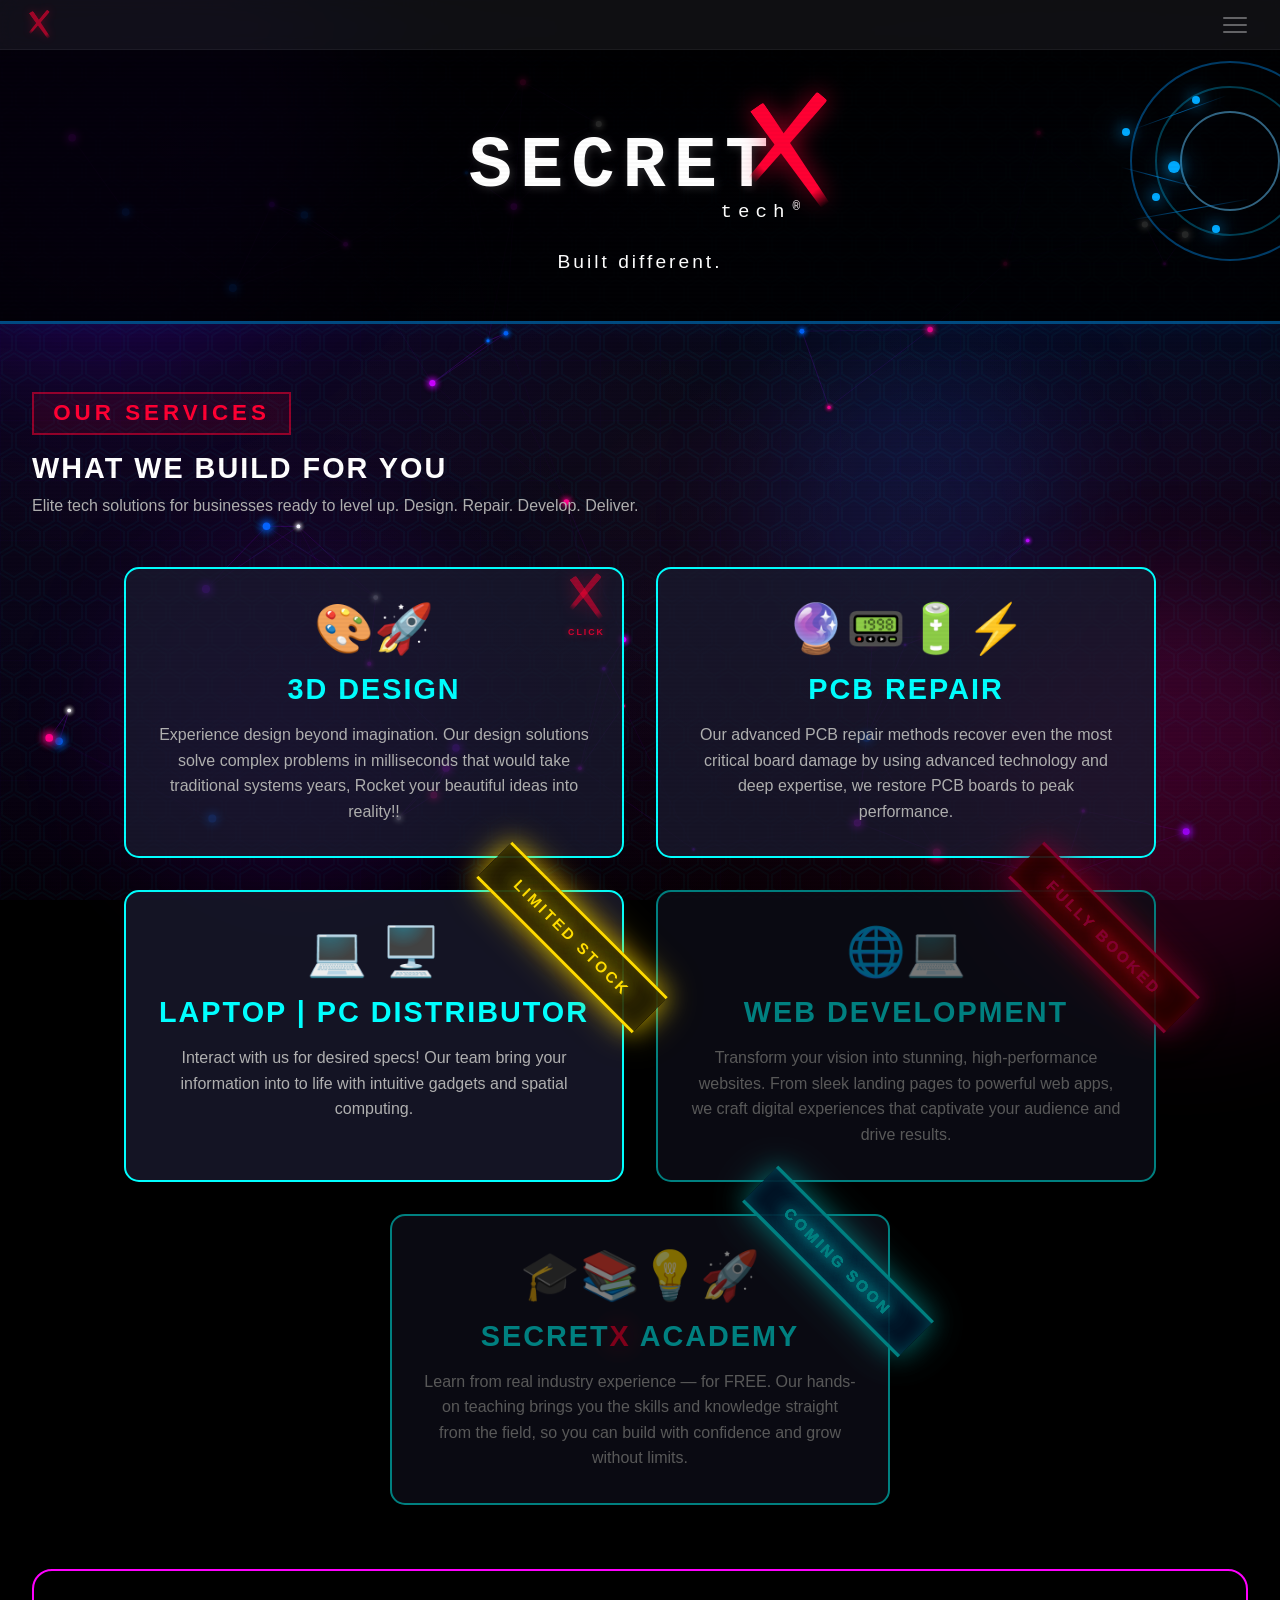
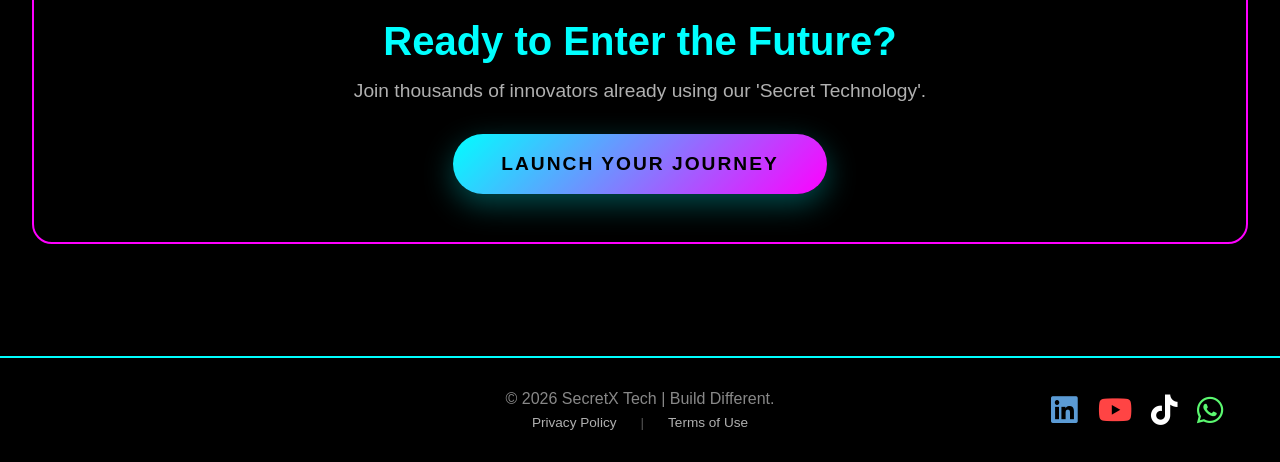
<file: index.html>
<!DOCTYPE html>
<html lang="en">

<head>
    <meta charset="UTF-8">
    <meta name="viewport" content="width=device-width, initial-scale=1.0">
    <title>SecretX Tech - Future Technology</title>
    <link rel="icon" type="image/svg+xml" href="./static/images/favicon.svg">
    <link rel="shortcut icon" href="./static/images/favicon.svg" type="image/svg+xml">
    <link rel="apple-touch-icon" href="./static/images/favicon.svg">
    <link rel="stylesheet" href="./static/css/style.css">
    <link rel="stylesheet" href="https://cdnjs.cloudflare.com/ajax/libs/font-awesome/6.5.1/css/all.min.css">
</head>

<body>
    <div id="ai-background"></div>
    <canvas id="neural-canvas"></canvas>
    <div class="grid-overlay"></div>
    <div class="hex-pattern"></div>
    <div class="floating-particles" id="particles"></div>
    <div class="glow-orb glow-orb-1"></div>
    <div class="glow-orb glow-orb-2"></div>
    <div class="glow-orb glow-orb-3"></div>
    <div class="glow-orb glow-orb-4"></div>
    <div class="scanline"></div>

    <!-- Tech Ring Effect -->
    <div class="tech-ring" id="techRing">
        <div class="tech-ring-inner"></div>
        <div class="tech-ring-outer"></div>
        <div class="tech-ring-breath"></div>
        <div class="tech-ring-breath-2"></div>
    </div>

    <!-- Top Navigation -->
    <nav class="top-nav">
        <a href="./" class="nav-logo"></a>
        <div class="menu-icon" id="menuToggle">
            <span></span>
            <span></span>
            <span></span>
        </div>
    </nav>

    <!-- Side Menu -->
    <div class="side-menu" id="sideMenu">
        <div class="menu-corner-accent menu-corner-tl"></div>
        <div class="menu-corner-accent menu-corner-tr"></div>
        <div class="menu-corner-accent menu-corner-bl"></div>
        <div class="menu-corner-accent menu-corner-br"></div>
        <div class="menu-scan-line"></div>
        <div class="menu-header">
            <h3>MENU</h3>
            <button class="menu-close" id="menuClose">&times;</button>
        </div>
        <ul class="menu-list">
            <li><a href="./">Home</a></li>
            <li><a href="#services">Services</a></li>
            <li><a href="./contact.html">Contact Us</a></li>
            <li><a href="#about">About</a></li>
        </ul>
        <div class="menu-footer">
            <p>&copy; 2026 SecretX Tech</p>
            <p>Build Different.</p>
        </div>
    </div>
    <div class="menu-overlay" id="menuOverlay"></div>

    <header>
        <div class="ai-corner">
            <div class="ai-circle ai-circle-1"></div>
            <div class="ai-circle ai-circle-2"></div>
            <div class="ai-circle ai-circle-3"></div>
            <div class="ai-dot ai-dot-1"></div>
            <div class="ai-dot ai-dot-2"></div>
            <div class="ai-dot ai-dot-3"></div>
            <div class="ai-dot ai-dot-4"></div>
            <div class="ai-dot ai-dot-5"></div>
            <div class="ai-line ai-line-1"></div>
            <div class="ai-line ai-line-2"></div>
            <div class="ai-line ai-line-3"></div>
        </div>
        <h1>
            <div class="logo-wrapper">
                <div class="top-part">
                    <span class="letter">S</span><span class="letter">E</span><span class="letter">C</span><span
                        class="letter">R</span><span class="letter">E</span><span class="letter">T</span><span
                        class="red-x"><span></span></span>
                </div>
                <div class="tech-text">tech<span class="trademark">&reg;</span></div>
            </div>
        </h1>
        <p class="tagline">Built different.</p>
    </header>

    <div class="container">
        <div class="services-intro">
            <span class="services-label">OUR SERVICES</span>
            <h2 class="services-title">What We Build For You</h2>
            <p class="services-caption">Elite tech solutions for businesses ready to level up. Design. Repair. Develop.
                Deliver.</p>
        </div>
        <div class="grid" id="services">
            <div class="card" data-video="https://youtu.be/gkI9zUfixck" data-status="">
                <div class="card-status-overlay"></div>
                <div class="click-me-hint" id="clickMeHint">
                    <div class="hint-x">
                        <span class="hint-slash-line"></span>
                    </div>
                    <span class="hint-text">Click</span>
                </div>
                <div class="card-icon">🎨🚀</div>
                <h2>3D DESIGN </h2>
                <p>Experience design beyond imagination. Our design solutions solve complex problems in milliseconds
                    that would take traditional systems years, Rocket your beautiful ideas into reality!!</p>
            </div>

            <div class="card"
                data-video="https://drive.google.com/file/d/1Ow4Uk0Ontk2bC7GZp95fS2eUnucuraTD/view?usp=drive_link"
                data-status="">
                <div class="card-status-overlay"></div>
                <div class="card-icon">🔮📟🔋⚡</div>
                <h2>PCB Repair</h2>
                <p>Our advanced PCB repair methods recover even the most critical board damage by using advanced
                    technology and deep expertise, we restore PCB boards to peak performance.</p>
            </div>

            <div class="card" data-video="YOUR_GOOGLE_DRIVE_VIDEO_ID_3" data-status="limited-stock">
                <div class="card-status-overlay"></div>
                <div class="card-icon"> 💻 🖥️</div>
                <h2>LAPTOP | PC DISTRIBUTOR</h2>
                <p>Interact with us for desired specs! Our team bring your information into to life with intuitive
                    gadgets and spatial computing.</p>
            </div>

            <div class="card" data-video="YOUR_GOOGLE_DRIVE_VIDEO_ID_4" data-status="fully-booked">
                <div class="card-status-overlay"></div>
                <div class="card-icon">🌐💻</div>
                <h2>Web Development</h2>
                <p>Transform your vision into stunning, high-performance websites. From sleek landing pages to powerful
                    web apps, we craft digital experiences that captivate your audience and drive results.</p>
            </div>

            <div class="card" data-video="YOUR_GOOGLE_DRIVE_VIDEO_ID_5" data-status="coming-soon">
                <div class="card-status-overlay"></div>
                <div class="card-icon">🎓📚💡🚀</div>
                <h2>SECRET<span class="academy-x">X</span> ACADEMY</h2>
                <p>Learn from real industry experience — for FREE. Our hands-on teaching brings you the skills and knowledge straight from the field, so you can build with confidence and grow without limits.</p>
            </div>
        </div>

        <div class="cta-section pulse">
            <h2 style="font-size: 2.5rem; margin-bottom: 1rem;">Ready to Enter the Future?</h2>
            <p style="font-size: 1.2rem; color: #b0b0b0;">Join thousands of innovators already using our 'Secret
                Technology'.</p>
            <a href="./contact.html" class="cta-button">Launch Your Journey</a>
        </div>
    </div>

    <style>
        .click-me-hint {
            position: absolute;
            top: 8px;
            right: 8px;
            width: 55px;
            height: 60px;
            pointer-events: none;
            z-index: 10;
            transition: opacity 0.5s ease, transform 0.5s ease;
        }
        .click-me-hint.hidden {
            opacity: 0;
            transform: scale(0.3);
            pointer-events: none;
        }
        /* X shape - same samurai sword style as logo but blue & transparent */
        .hint-x {
            position: relative;
            width: 100%;
            height: 42px;
            animation: hintXBlink 5s ease-in-out infinite;
            filter: drop-shadow(0 0 8px rgba(255, 0, 50, 0.5));
        }
        .hint-x::before {
            content: '';
            position: absolute;
            top: 50%;
            left: 50%;
            width: 50px;
            height: 8px;
            background: linear-gradient(90deg, rgba(255, 0, 50, 0.5) 0%, rgba(255, 0, 50, 0.5) 85%, transparent 100%);
            transform: translate(-50%, -50%) rotate(55deg);
            border-radius: 3px 3px 3px 1px;
            clip-path: polygon(0 0, 100% 20%, 100% 80%, 0 100%);
        }
        .hint-x::after {
            content: '';
            position: absolute;
            top: 35%;
            left: 47%;
            width: 45px;
            height: 7px;
            background: linear-gradient(90deg, transparent 0%, rgba(255, 0, 50, 0.5) 15%, rgba(255, 0, 50, 0.5) 100%);
            transform: translate(-50%, -50%) rotate(-50deg);
            border-radius: 1px 3px 3px 3px;
            clip-path: polygon(0 20%, 100% 0, 100% 100%, 0 80%);
        }
        .hint-slash-line {
            display: block;
            position: absolute;
            top: 50%;
            left: -15px;
            width: 80px;
            height: 1px;
            background: linear-gradient(90deg, transparent, rgba(255, 255, 255, 0.5), rgba(255, 0, 50, 0.6), rgba(255, 255, 255, 0.5), transparent);
            transform: rotate(-20deg);
            animation: hintSlashLine 8s ease-in-out infinite;
            opacity: 0;
        }
        .hint-text {
            position: absolute;
            bottom: 0;
            left: 50%;
            transform: translateX(-50%);
            font-size: 0.55rem;
            font-weight: 700;
            color: rgba(255, 0, 51, 0.8);
            text-transform: uppercase;
            letter-spacing: 2px;
            text-shadow: 0 0 6px rgba(255, 0, 51, 0.5);
            animation: hintTextBlink 1.2s ease-in-out infinite;
            white-space: nowrap;
        }
        @keyframes hintXBlink {
            0%, 50% {
                filter: drop-shadow(0 0 10px rgba(255, 0, 50, 0.6)) drop-shadow(0 0 20px rgba(255, 0, 50, 0.3));
                opacity: 1;
            }
            70%, 85% {
                filter: drop-shadow(0 0 4px rgba(255, 0, 50, 0.3));
                opacity: 0.4;
            }
            100% {
                filter: drop-shadow(0 0 10px rgba(255, 0, 50, 0.6)) drop-shadow(0 0 20px rgba(255, 0, 50, 0.3));
                opacity: 1;
            }
        }
        @keyframes hintSlashLine {
            0% { opacity: 0; transform: rotate(-20deg) translateX(-15px); }
            40% { opacity: 0.5; }
            60% { opacity: 0.5; }
            100% { opacity: 0; transform: rotate(-20deg) translateX(15px); }
        }
        @keyframes hintTextBlink {
            0%, 100% { opacity: 0.8; }
            50% { opacity: 0.2; }
        }
        .academy-x {
            color: #ff0033;
            display: inline-block;
            animation: xBlink 5s ease-in-out infinite;
            filter: drop-shadow(0 0 12px rgba(255, 0, 50, 0.6));
        }
        .footer-content {
            display: flex;
            align-items: center;
            justify-content: center;
            padding: 0 1.5rem;
            position: relative;
        }
        .footer-centre {
            text-align: center;
        }
        .footer-centre p {
            margin: 0;
        }
        .footer-links {
            display: flex;
            justify-content: center;
            gap: 1.5rem;
            margin-top: 0.4rem;
            font-size: 0.85rem;
        }
        .footer-socials {
            display: flex;
            align-items: center;
            gap: 1.2rem;
            font-size: 1.9rem;
            position: absolute;
            right: 1.5rem;
        }
        @media (max-width: 768px) {
            .footer-content {
                flex-direction: column;
                gap: 0.8rem;
                position: static;
            }
            .footer-socials {
                position: static;
                justify-content: center;
                font-size: 1.6rem;
                order: 3;
            }
            .footer-centre {
                order: 1;
            }
            .footer-links {
                order: 2;
            }
        }
    </style>
    <footer>
        <div class="footer-content">
            <div class="footer-centre">
                <p>&copy; 2026 SecretX Tech | Build Different.</p>
                <div class="footer-links">
                    <!-- Replace # with your Privacy Policy page URL e.g. ./privacy.html -->
                    <a href="#" style="color: #b0b0b0; text-decoration: none; transition: color 0.3s;">Privacy Policy</a>
                    <span style="color: #555;">|</span>
                    <!-- Replace # with your Terms of Use page URL e.g. ./terms.html -->
                    <a href="#" style="color: #b0b0b0; text-decoration: none; transition: color 0.3s;">Terms of Use</a>
                </div>
            </div>
            <div class="footer-socials">
                <a href="https://www.linkedin.com/company/secretx-tech" target="_blank" style="color: #5B9BD5; transition: opacity 0.3s;" aria-label="LinkedIn"><i class="fa-brands fa-linkedin"></i></a>
                <a href="https://www.youtube.com/@SecretXTech" target="_blank" style="color: #FF4444; transition: opacity 0.3s;" aria-label="YouTube"><i class="fa-brands fa-youtube"></i></a>
                <a href="https://www.tiktok.com/@secretxtech" target="_blank" style="color: #ffffff; transition: opacity 0.3s;" aria-label="TikTok"><i class="fa-brands fa-tiktok"></i></a>
                <!-- Replace # with your WhatsApp link e.g. https://wa.me/yourphonenumber -->
                <a href="#" target="_blank" style="color: #5BF870; transition: opacity 0.3s;" aria-label="WhatsApp"><i class="fa-brands fa-whatsapp"></i></a>
            </div>
        </div>
    </footer>

    <!-- 3D Pop-Out Modal -->
    <div class="modal-overlay" id="serviceModal">
        <div class="screen-breach">
            <div class="breach-ring breach-ring-1"></div>
            <div class="breach-ring breach-ring-2"></div>
            <div class="breach-ring breach-ring-3"></div>
            <div class="breach-flash"></div>
        </div>
        <div class="modal-container">
            <div class="modal-scan-line"></div>
            <div class="modal-data-stream"></div>
            <div class="modal-corner modal-corner-tl"></div>
            <div class="modal-corner modal-corner-tr"></div>
            <div class="modal-corner modal-corner-bl"></div>
            <div class="modal-corner modal-corner-br"></div>
            <div class="modal-status">
                <span class="modal-status-dot"></span>
                <span>Online</span>
            </div>
            <button class="modal-close" id="modalClose"></button>
            <div class="modal-icon" id="modalIcon"></div>
            <h2 class="modal-title" id="modalTitle"></h2>
            <p class="modal-description" id="modalDescription"></p>
            <div class="modal-buttons">
                <button class="modal-btn modal-btn-preview">Preview</button>
                <button class="modal-btn modal-btn-explore">Explore</button>
            </div>
        </div>
    </div>

    <!-- Video Player Modal -->
    <div class="video-modal-overlay" id="videoModal">
        <div class="video-modal-container">
            <button class="video-modal-close" id="videoModalClose"></button>
            <div class="video-wrapper">
                <iframe id="videoFrame" src="" frameborder="0" allow="autoplay; encrypted-media"></iframe>
            </div>
        </div>
    </div>

    <script>
        document.querySelectorAll('.card').forEach(function(card) {
            card.addEventListener('click', function() {
                var hint = document.getElementById('clickMeHint');
                if (hint) {
                    hint.classList.add('hidden');
                }
            });
        });
    </script>
    <script src="./static/js/main.js"></script>
</body>

</html>
</file>
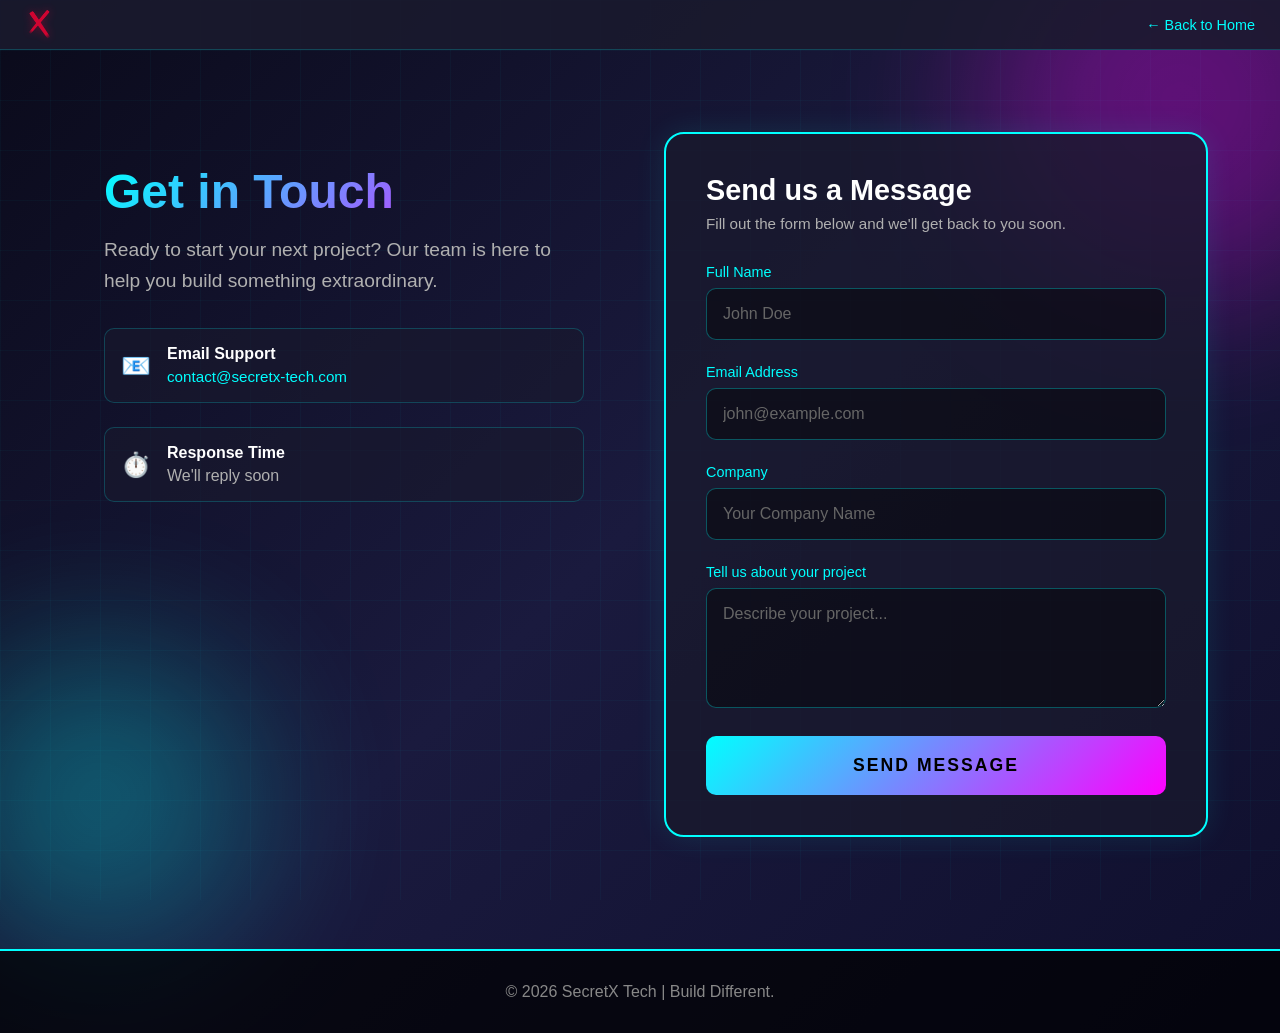
<file: contact.html>
<!DOCTYPE html>
<html lang="en">
<head>
    <meta charset="UTF-8">
    <meta name="viewport" content="width=device-width, initial-scale=1.0">
    <title>Get in Touch | SecretX Tech</title>
    <link rel="icon" type="image/svg+xml" href="./static/images/favicon.svg">
    <link rel="stylesheet" href="./static/css/contact.css">
    <style>
        /* This makes the Rocket look good when it appears */
        .success-overlay {
            text-align: center;
            padding: 40px 20px;
            animation: fadeIn 0.5s ease forwards;
        }
        .success-icon {
            font-size: 60px;
            margin-bottom: 20px;
            display: block;
            filter: drop-shadow(0 0 15px rgba(0, 255, 255, 0.5));
        }
        @keyframes fadeIn {
            from { opacity: 0; transform: translateY(20px); }
            to { opacity: 1; transform: translateY(0); }
        }
    </style>
</head>
<body>
    <div class="bg-grid"></div>
    <div class="glow-orb glow-orb-1"></div>
    <div class="glow-orb glow-orb-2"></div>

    <nav class="top-nav">
        <a href="./" class="nav-logo"></a>
        <a href="./" class="back-btn">← Back to Home</a>
    </nav>

    <div class="container">
        <div class="contact-wrapper">
            <div class="contact-info">
                <h1>Get in Touch</h1>
                <p class="subtitle">Ready to start your next project? Our team is here to help you build something extraordinary.</p>

                <div class="contact-method">
                    <div class="icon">📧</div>
                    <div class="details">
                        <h3>Email Support</h3>
                        <a href="mailto:contact@secretx-tech.com">contact@secretx-tech.com</a>
                    </div>
                </div>

                <div class="contact-method">
                    <div class="icon">⏱️</div>
                    <div class="details">
                        <h3>Response Time</h3>
                        <span style="color: #b0b0b0;">We'll reply soon</span>
                    </div>
                </div>
            </div>

            <div class="contact-form-wrapper">
                <div id="formContainer">
                    <h2>Send us a Message</h2>
                    <p class="form-subtitle">Fill out the form below and we'll get back to you soon.</p>

                    <form id="contactForm" action="https://script.google.com/macros/s/AKfycbw8pavFsac6sfRt6MMUxp6ZpymjX-c01ryu_O7PhVM1AhB3EO9_zxMijvEEeeuS_7gWJA/exec" method="POST">
                        <input type="text" name="_honey" style="display:none">
                        <div class="form-group">
                            <label for="fullname">Full Name</label>
                            <input type="text" id="fullname" name="fullname" placeholder="John Doe" required>
                        </div>
                        <div class="form-group">
                            <label for="email">Email Address</label>
                            <input type="email" id="email" name="email" placeholder="john@example.com" required>
                        </div>
                        <div class="form-group">
                            <label for="company">Company</label>
                            <input type="text" id="company" name="company" placeholder="Your Company Name">
                        </div>
                        <div class="form-group">
                            <label for="project">Tell us about your project</label>
                            <textarea id="project" name="project" placeholder="Describe your project..." required></textarea>
                        </div>
                        <button type="submit" class="submit-btn">Send Message</button>
                    </form>
                </div>
            </div>
        </div>
    </div>

    <footer>
        <p>&copy; 2026 SecretX Tech | Build Different.</p>
    </footer>


    <script>
        const contactForm = document.getElementById('contactForm');
        const formContainer = document.getElementById('formContainer');
        const submitBtn = document.querySelector('.submit-btn');

        contactForm.addEventListener('submit', function(e) {
            e.preventDefault(); // STOPS the refresh so the rocket can show!

            submitBtn.disabled = true;
            submitBtn.textContent = 'Sending...';

            const formData = new FormData(contactForm);

            fetch(contactForm.action, {
                method: 'POST',
                body: formData,
                mode: 'no-cors' 
            })
            .then(() => {
                // Hides the form and SHOWS THE ROCKET 🚀
                formContainer.innerHTML = `
                    <div class="success-overlay">
                        <div class="success-icon">🚀</div>
                        <h2 style="color: #fff; margin-bottom: 10px;">Message Received!</h2>
                        <p style="color: #b0b0b0;">Your project details have been sent.</p>
                        <button onclick="window.location.reload()" class="submit-btn" style="margin-top: 30px; width: auto; padding: 12px 40px; display: inline-block;">Send Another</button>
                    </div>
                `;
            })
            .catch(error => {
                alert('Error sending message. Please try again.');
                submitBtn.disabled = false;
                submitBtn.textContent = 'Send Message';
            });
        });
    </script>
</body>
</html>
</file>
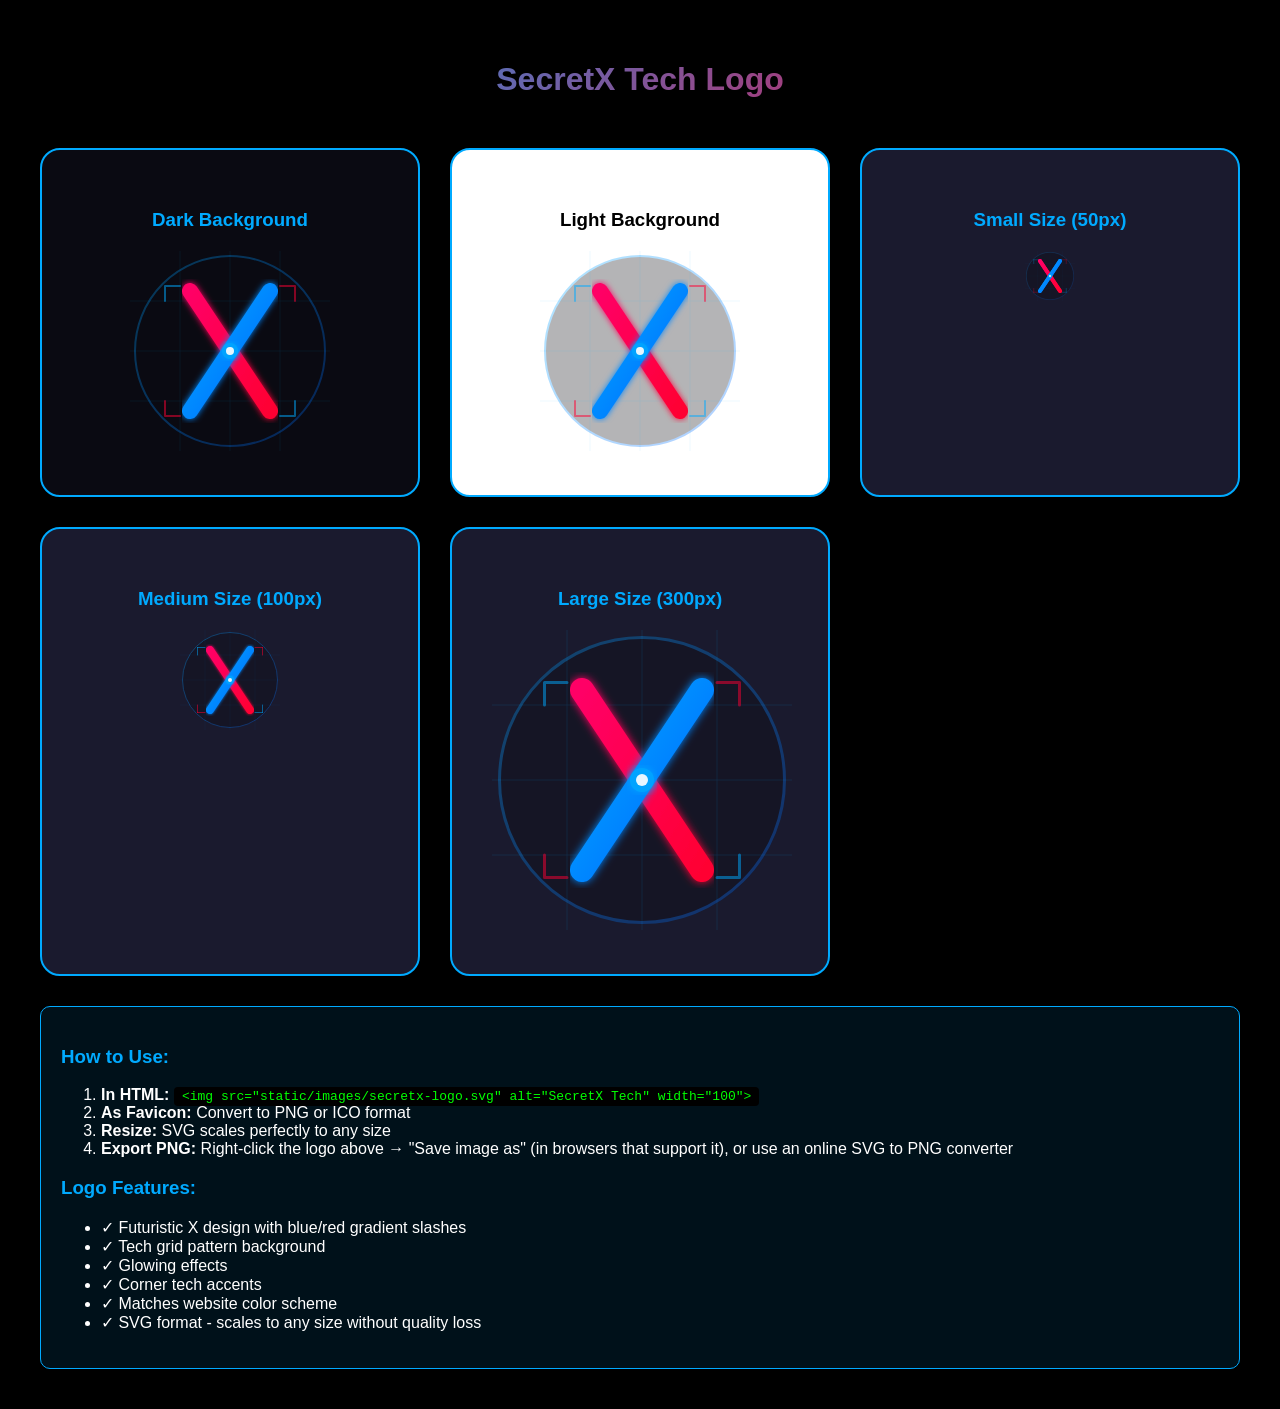
<file: static/images/logo-preview.html>
<!DOCTYPE html>
<html lang="en">
<head>
    <meta charset="UTF-8">
    <meta name="viewport" content="width=device-width, initial-scale=1.0">
    <title>SecretX Tech Logo Preview</title>
    <style>
        body {
            margin: 0;
            padding: 40px;
            background: #000;
            color: #fff;
            font-family: 'Segoe UI', sans-serif;
        }
        .container {
            max-width: 1200px;
            margin: 0 auto;
        }
        h1 {
            text-align: center;
            background: linear-gradient(135deg, #00aaff, #ff0033);
            -webkit-background-clip: text;
            -webkit-text-fill-color: transparent;
            background-clip: text;
        }
        .logo-grid {
            display: grid;
            grid-template-columns: repeat(auto-fit, minmax(300px, 1fr));
            gap: 30px;
            margin-top: 50px;
        }
        .logo-box {
            background: #1a1a2e;
            padding: 40px;
            border-radius: 20px;
            text-align: center;
            border: 2px solid #00aaff;
        }
        .logo-box h3 {
            color: #00aaff;
            margin-bottom: 20px;
        }
        .dark-bg {
            background: #0a0a12;
        }
        .light-bg {
            background: #fff;
        }
        .instructions {
            background: rgba(0, 170, 255, 0.1);
            padding: 20px;
            border-radius: 10px;
            margin-top: 30px;
            border: 1px solid #00aaff;
        }
        .instructions h3 {
            color: #00aaff;
        }
        .instructions code {
            background: #000;
            padding: 2px 8px;
            border-radius: 4px;
            color: #00ff00;
        }
    </style>
</head>
<body>
    <div class="container">
        <h1>SecretX Tech Logo</h1>
        
        <div class="logo-grid">
            <div class="logo-box dark-bg">
                <h3>Dark Background</h3>
                <img src="secretx-logo.svg" alt="SecretX Logo" width="200">
            </div>
            
            <div class="logo-box light-bg">
                <h3 style="color: #000;">Light Background</h3>
                <img src="secretx-logo.svg" alt="SecretX Logo" width="200">
            </div>
            
            <div class="logo-box">
                <h3>Small Size (50px)</h3>
                <img src="secretx-logo.svg" alt="SecretX Logo" width="50">
            </div>
            
            <div class="logo-box">
                <h3>Medium Size (100px)</h3>
                <img src="secretx-logo.svg" alt="SecretX Logo" width="100">
            </div>
            
            <div class="logo-box">
                <h3>Large Size (300px)</h3>
                <img src="secretx-logo.svg" alt="SecretX Logo" width="300">
            </div>
        </div>
        
        <div class="instructions">
            <h3>How to Use:</h3>
            <ol>
                <li><strong>In HTML:</strong> <code>&lt;img src="static/images/secretx-logo.svg" alt="SecretX Tech" width="100"&gt;</code></li>
                <li><strong>As Favicon:</strong> Convert to PNG or ICO format</li>
                <li><strong>Resize:</strong> SVG scales perfectly to any size</li>
                <li><strong>Export PNG:</strong> Right-click the logo above → "Save image as" (in browsers that support it), or use an online SVG to PNG converter</li>
            </ol>
            
            <h3>Logo Features:</h3>
            <ul>
                <li>✓ Futuristic X design with blue/red gradient slashes</li>
                <li>✓ Tech grid pattern background</li>
                <li>✓ Glowing effects</li>
                <li>✓ Corner tech accents</li>
                <li>✓ Matches website color scheme</li>
                <li>✓ SVG format - scales to any size without quality loss</li>
            </ul>
        </div>
    </div>
</body>
</html>
</file>
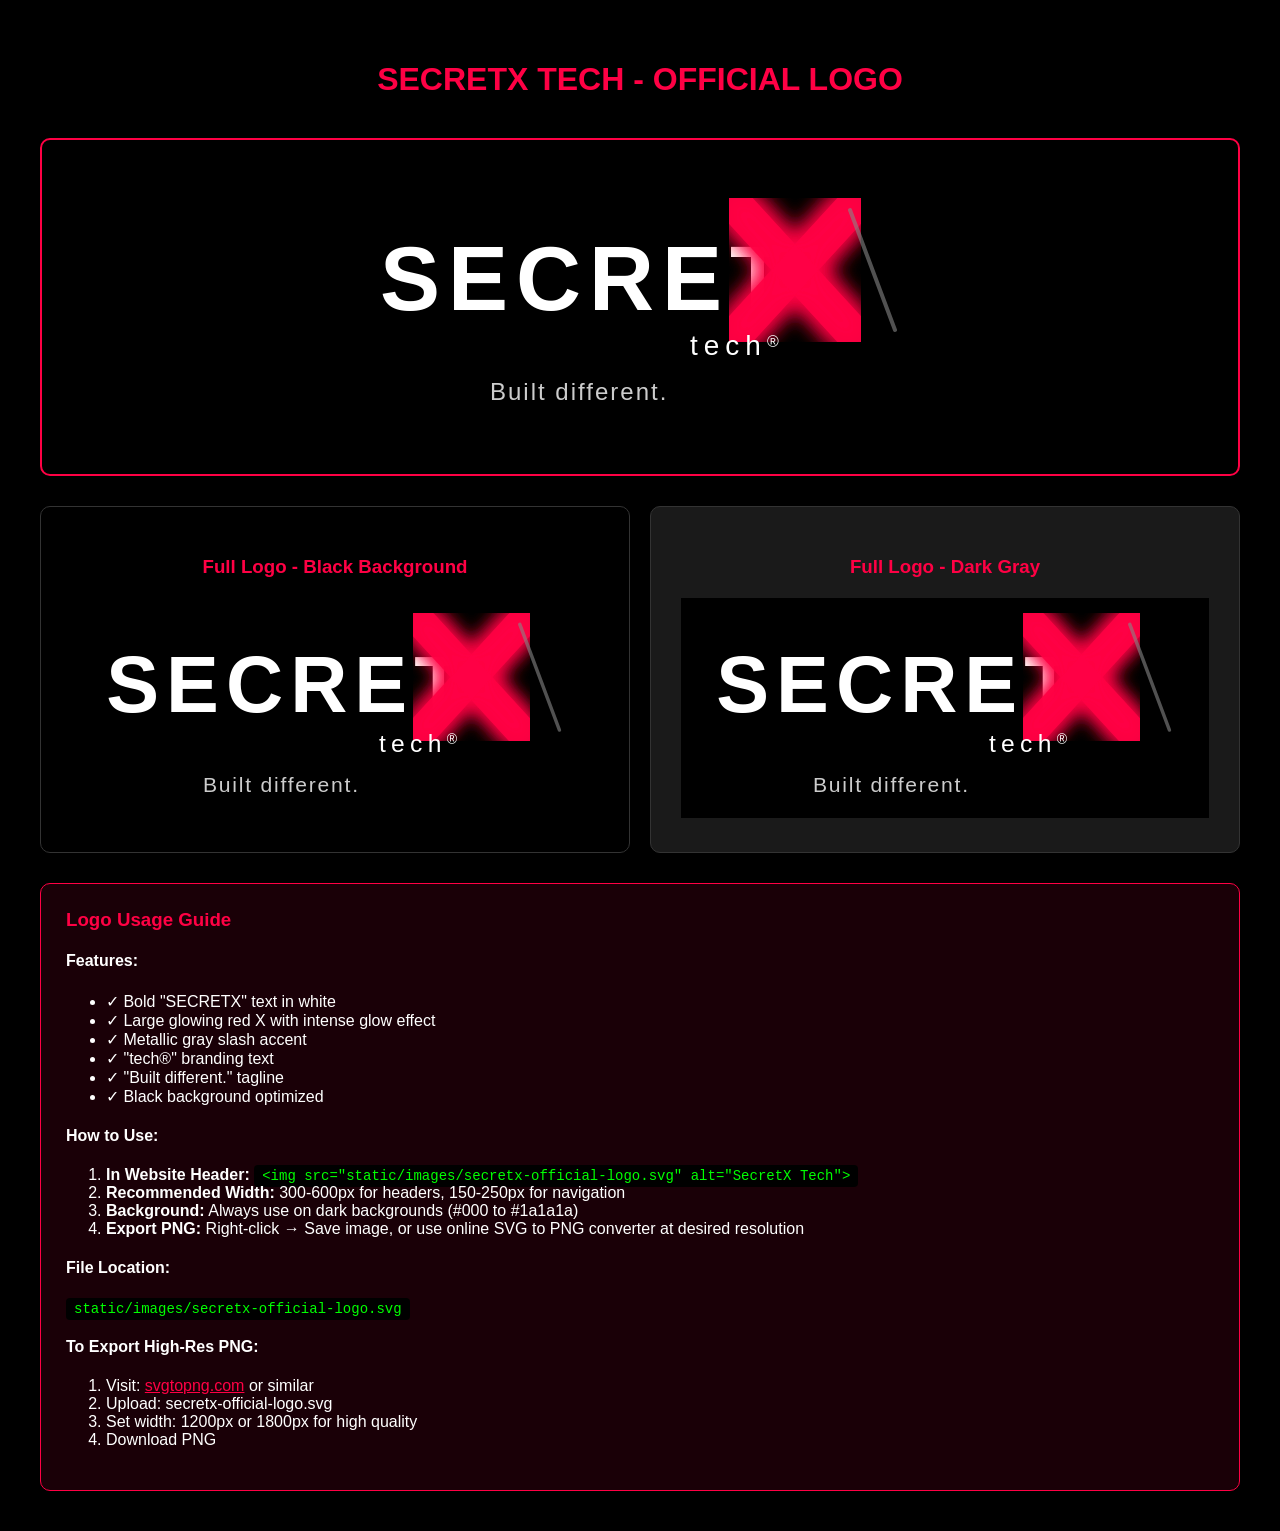
<file: static/images/official-logo-preview.html>
<!DOCTYPE html>
<html lang="en">
<head>
    <meta charset="UTF-8">
    <meta name="viewport" content="width=device-width, initial-scale=1.0">
    <title>SecretX Tech - Official Logo</title>
    <style>
        body {
            margin: 0;
            padding: 40px;
            background: #000;
            color: #fff;
            font-family: Arial, sans-serif;
        }
        .container {
            max-width: 1200px;
            margin: 0 auto;
        }
        h1 {
            color: #FF0044;
            text-align: center;
            margin-bottom: 40px;
        }
        .logo-display {
            background: #000;
            padding: 40px;
            text-align: center;
            border: 2px solid #FF0044;
            border-radius: 10px;
            margin-bottom: 30px;
        }
        .variations {
            display: grid;
            grid-template-columns: repeat(auto-fit, minmax(300px, 1fr));
            gap: 20px;
            margin-top: 30px;
        }
        .variation-box {
            background: #1a1a1a;
            padding: 30px;
            border-radius: 10px;
            border: 1px solid #333;
            text-align: center;
        }
        .variation-box h3 {
            color: #FF0044;
            margin-bottom: 20px;
        }
        .dark-bg { background: #000; }
        .gray-bg { background: #1a1a1a; }
        .white-bg { background: #fff; }
        .instructions {
            background: rgba(255, 0, 68, 0.1);
            padding: 25px;
            border-radius: 10px;
            margin-top: 30px;
            border: 1px solid #FF0044;
        }
        .instructions h3 {
            color: #FF0044;
            margin-top: 0;
        }
        code {
            background: #000;
            padding: 3px 8px;
            border-radius: 4px;
            color: #00ff00;
            font-size: 14px;
        }
    </style>
</head>
<body>
    <div class="container">
        <h1>SECRETX TECH - OFFICIAL LOGO</h1>
        
        <div class="logo-display">
            <img src="secretx-official-logo.svg" alt="SecretX Tech Official Logo" style="width: 100%; max-width: 600px;">
        </div>
        
        <div class="variations">
            <div class="variation-box dark-bg">
                <h3>Full Logo - Black Background</h3>
                <img src="secretx-official-logo.svg" alt="SecretX Logo" style="width: 100%;">
            </div>
            
            <div class="variation-box gray-bg">
                <h3>Full Logo - Dark Gray</h3>
                <img src="secretx-official-logo.svg" alt="SecretX Logo" style="width: 100%;">
            </div>
        </div>
        
        <div class="instructions">
            <h3>Logo Usage Guide</h3>
            
            <h4>Features:</h4>
            <ul>
                <li>✓ Bold "SECRETX" text in white</li>
                <li>✓ Large glowing red X with intense glow effect</li>
                <li>✓ Metallic gray slash accent</li>
                <li>✓ "tech®" branding text</li>
                <li>✓ "Built different." tagline</li>
                <li>✓ Black background optimized</li>
            </ul>
            
            <h4>How to Use:</h4>
            <ol>
                <li><strong>In Website Header:</strong> <code>&lt;img src="static/images/secretx-official-logo.svg" alt="SecretX Tech"&gt;</code></li>
                <li><strong>Recommended Width:</strong> 300-600px for headers, 150-250px for navigation</li>
                <li><strong>Background:</strong> Always use on dark backgrounds (#000 to #1a1a1a)</li>
                <li><strong>Export PNG:</strong> Right-click → Save image, or use online SVG to PNG converter at desired resolution</li>
            </ol>
            
            <h4>File Location:</h4>
            <p><code>static/images/secretx-official-logo.svg</code></p>
            
            <h4>To Export High-Res PNG:</h4>
            <ol>
                <li>Visit: <a href="https://svgtopng.com" style="color: #FF0044;">svgtopng.com</a> or similar</li>
                <li>Upload: secretx-official-logo.svg</li>
                <li>Set width: 1200px or 1800px for high quality</li>
                <li>Download PNG</li>
            </ol>
        </div>
    </div>
</body>
</html>
</file>
<file: static/css/style.css>
/* ==========================================
   SecretX Tech - Main Stylesheet
   ========================================== */

* {
    margin: 0;
    padding: 0;
    box-sizing: border-box;
}

/* Content Protection - Disable Selection */
body {
    -webkit-user-select: none;
    -moz-user-select: none;
    -ms-user-select: none;
    user-select: none;
}

img {
    -webkit-user-drag: none;
    -khtml-user-drag: none;
    -moz-user-drag: none;
    -o-user-drag: none;
    user-drag: none;
    pointer-events: none;
}

@import url('https://fonts.googleapis.com/css2?family=Orbitron:wght@400;700;900&display=swap');
@import url('https://fonts.googleapis.com/css2?family=Teko:wght@700&display=swap');

body {
    font-family: 'Orbitron', 'Rajdhani', 'Exo 2', sans-serif;
    background: #000000;
    color: #00ffff;
    overflow-x: hidden;
    min-height: 100vh;
}

#ai-background {
    position: fixed;
    top: 0;
    left: 0;
    width: 100%;
    height: 100%;
    z-index: -1;
    background:
        radial-gradient(ellipse at 15% 15%, rgba(100, 0, 255, 0.15) 0%, transparent 40%),
        radial-gradient(ellipse at 85% 20%, rgba(0, 100, 255, 0.12) 0%, transparent 35%),
        radial-gradient(ellipse at 80% 80%, rgba(255, 0, 150, 0.1) 0%, transparent 40%),
        radial-gradient(ellipse at 20% 85%, rgba(150, 0, 255, 0.08) 0%, transparent 35%),
        radial-gradient(ellipse at 50% 50%, rgba(255, 255, 255, 0.02) 0%, transparent 50%),
        linear-gradient(180deg, #000000 0%, #050510 30%, #0a0515 50%, #050510 70%, #000000 100%);
}

#neural-canvas {
    position: fixed;
    top: 0;
    left: 0;
    width: 100%;
    height: 100%;
    z-index: -1;
}

.grid-overlay {
    position: fixed;
    top: 0;
    left: 0;
    width: 100%;
    height: 100%;
    z-index: -1;
    background-image:
        linear-gradient(rgba(100, 0, 255, 0.02) 1px, transparent 1px),
        linear-gradient(90deg, rgba(100, 0, 255, 0.02) 1px, transparent 1px);
    background-size: 60px 60px;
    animation: gridMove 25s linear infinite;
}

@keyframes gridMove {
    0% { transform: perspective(500px) rotateX(60deg) translateY(0); }
    100% { transform: perspective(500px) rotateX(60deg) translateY(50px); }
}

.floating-particles {
    position: fixed;
    width: 100%;
    height: 100%;
    z-index: -1;
    overflow: hidden;
}

.particle {
    position: absolute;
    width: 3px;
    height: 3px;
    background: #8800ff;
    border-radius: 50%;
    box-shadow: 0 0 10px #8800ff, 0 0 20px #8800ff;
    animation: floatUp 10s linear infinite;
    opacity: 0;
}

.particle:nth-child(odd) {
    background: #ff0088;
    box-shadow: 0 0 10px #ff0088, 0 0 20px #ff0088;
}

.particle:nth-child(3n) {
    background: #0066ff;
    box-shadow: 0 0 10px #0066ff, 0 0 20px #0066ff;
}

.particle:nth-child(5n) {
    background: #ffffff;
    box-shadow: 0 0 10px #ffffff, 0 0 20px rgba(255,255,255,0.5);
}

@keyframes floatUp {
    0% { transform: translateY(100vh) scale(0); opacity: 0; }
    10% { opacity: 1; }
    90% { opacity: 1; }
    100% { transform: translateY(-100vh) scale(1); opacity: 0; }
}

.hex-pattern {
    position: fixed;
    top: 0;
    left: 0;
    width: 100%;
    height: 100%;
    z-index: -1;
    opacity: 0.03;
    background-image: url("data:image/svg+xml,%3Csvg xmlns='http://www.w3.org/2000/svg' width='28' height='49' viewBox='0 0 28 49'%3E%3Cg fill-rule='evenodd'%3E%3Cg fill='%2300ffff' fill-opacity='1'%3E%3Cpath d='M13.99 9.25l13 7.5v15l-13 7.5L1 31.75v-15l12.99-7.5zM3 17.9v12.7l10.99 6.34 11-6.35V17.9l-11-6.34L3 17.9zM0 15l12.98-7.5V0h-2v6.35L0 12.69v2.3zm0 18.5L12.98 41v8h-2v-6.85L0 35.81v-2.3zM15 0v7.5L27.99 15H28v-2.31h-.01L17 6.35V0h-2zm0 49v-8l12.99-7.5H28v2.31h-.01L17 42.15V49h-2z'/%3E%3C/g%3E%3C/g%3E%3C/svg%3E");
}

.glow-orb {
    position: fixed;
    border-radius: 50%;
    filter: blur(60px);
    z-index: -1;
    animation: orbFloat 10s ease-in-out infinite;
}

.glow-orb-1 {
    width: 500px;
    height: 500px;
    background: rgba(100, 0, 255, 0.2);
    top: -150px;
    left: -150px;
}

.glow-orb-2 {
    width: 400px;
    height: 400px;
    background: rgba(255, 0, 150, 0.15);
    bottom: -100px;
    right: -100px;
    animation-delay: -5s;
}

.glow-orb-3 {
    width: 300px;
    height: 300px;
    background: rgba(0, 100, 255, 0.12);
    top: 40%;
    left: 60%;
    animation-delay: -2.5s;
}

.glow-orb-4 {
    width: 350px;
    height: 350px;
    background: rgba(150, 0, 255, 0.1);
    top: 60%;
    left: 10%;
    animation-delay: -7s;
}

@keyframes orbFloat {
    0%, 100% { transform: translate(0, 0) scale(1); }
    25% { transform: translate(30px, -30px) scale(1.1); }
    50% { transform: translate(-20px, 20px) scale(0.9); }
    75% { transform: translate(10px, 10px) scale(1.05); }
}

.scanline {
    position: fixed;
    top: 0;
    left: 0;
    width: 100%;
    height: 100%;
    z-index: 1000;
    pointer-events: none;
    background: linear-gradient(
        transparent 50%,
        rgba(0, 0, 0, 0.02) 50%
    );
    background-size: 100% 4px;
}

/* Top navigation bar */
.top-nav {
    position: fixed;
    top: 0;
    left: 0;
    right: 0;
    height: 50px;
    background: rgba(100, 100, 120, 0.15);
    backdrop-filter: blur(10px);
    -webkit-backdrop-filter: blur(10px);
    display: flex;
    justify-content: space-between;
    align-items: center;
    padding: 0 25px;
    z-index: 1001;
    border-bottom: 1px solid rgba(255, 255, 255, 0.05);
}

.nav-logo {
    position: relative;
    width: 30px;
    height: 30px;
    filter: drop-shadow(0 0 4px rgba(255, 0, 50, 0.5));
    opacity: 0.6;
}

.nav-logo::before {
    content: '';
    position: absolute;
    top: 50%;
    left: 50%;
    width: 32px;
    height: 5px;
    background: linear-gradient(90deg, #ff0033 0%, #ff0033 85%, transparent 100%);
    transform: translate(-50%, -50%) rotate(55deg);
    border-radius: 2px 2px 2px 1px;
    clip-path: polygon(0 0, 100% 20%, 100% 80%, 0 100%);
}

.nav-logo::after {
    content: '';
    position: absolute;
    top: 40%;
    left: 45%;
    width: 30px;
    height: 4px;
    background: linear-gradient(90deg, transparent 0%, #ff0033 15%, #ff0033 100%);
    transform: translate(-50%, -50%) rotate(-50deg);
    border-radius: 1px 2px 2px 2px;
    clip-path: polygon(0 20%, 100% 0, 100% 100%, 0 80%);
}

.menu-icon {
    display: flex;
    flex-direction: column;
    gap: 5px;
    cursor: pointer;
    padding: 8px;
    opacity: 0.5;
    transition: opacity 0.3s ease;
}

.menu-icon:hover {
    opacity: 0.8;
}

.menu-icon span {
    display: block;
    width: 24px;
    height: 2px;
    background: rgba(255, 255, 255, 0.7);
    border-radius: 1px;
}

/* Side Menu */
.side-menu {
    position: fixed;
    top: 20px;
    right: -370px;
    width: 320px;
    height: calc(100vh - 40px);
    background: rgba(20, 30, 40, 0.85);
    border: 2px solid rgba(100, 150, 180, 0.4);
    border-radius: 20px;
    z-index: 9999;
    transition: right 0.4s cubic-bezier(0.68, -0.55, 0.265, 1.55);
    display: flex;
    flex-direction: column;
    box-shadow: -5px 0 20px rgba(50, 80, 100, 0.2);
    backdrop-filter: blur(15px);
    overflow: hidden;
}

.side-menu.active {
    right: 20px;
}

/* Menu Corner Accents */
.menu-corner-accent {
    position: absolute;
    width: 15px;
    height: 15px;
    border: 1px solid rgba(100, 150, 180, 0.3);
    z-index: 1;
}

.menu-corner-tl {
    top: 10px;
    left: 10px;
    border-right: none;
    border-bottom: none;
    border-radius: 5px 0 0 0;
}

.menu-corner-tr {
    top: 10px;
    right: 10px;
    border-left: none;
    border-bottom: none;
    border-radius: 0 5px 0 0;
}

.menu-corner-bl {
    bottom: 10px;
    left: 10px;
    border-right: none;
    border-top: none;
    border-radius: 0 0 0 5px;
}

.menu-corner-br {
    bottom: 10px;
    right: 10px;
    border-left: none;
    border-top: none;
    border-radius: 0 0 5px 0;
}

/* Scan Line Effect */
.menu-scan-line {
    position: absolute;
    top: 0;
    left: 0;
    width: 100%;
    height: 1px;
    background: linear-gradient(90deg, transparent, rgba(100, 150, 180, 0.3), transparent);
    animation: menuScan 5s ease-in-out infinite;
    opacity: 0.2;
}

@keyframes menuScan {
    0% { transform: translateY(0); opacity: 0; }
    50% { opacity: 0.2; }
    100% { transform: translateY(calc(100vh - 40px)); opacity: 0; }
}

.menu-overlay {
    position: fixed;
    top: 0;
    left: 0;
    width: 100%;
    height: 100%;
    background: rgba(0, 0, 0, 0.7);
    z-index: 9998;
    opacity: 0;
    visibility: hidden;
    transition: opacity 0.3s ease, visibility 0.3s ease;
}

.menu-overlay.active {
    opacity: 1;
    visibility: visible;
}

.menu-header {
    display: flex;
    justify-content: space-between;
    align-items: center;
    padding: 2rem;
    border-bottom: 1px solid rgba(100, 150, 180, 0.2);
}

.menu-header h3 {
    color: rgba(150, 180, 200, 0.9);
    font-size: 1.5rem;
    letter-spacing: 3px;
    text-shadow: 0 0 5px rgba(100, 150, 180, 0.2);
}

.menu-close {
    background: none;
    border: 1px solid rgba(100, 150, 180, 0.5);
    color: rgba(150, 180, 200, 0.8);
    font-size: 2rem;
    width: 40px;
    height: 40px;
    display: flex;
    align-items: center;
    justify-content: center;
    cursor: pointer;
    border-radius: 50%;
    transition: all 0.3s ease;
    line-height: 1;
}

.menu-close:hover {
    background: rgba(100, 150, 180, 0.2);
    color: rgba(150, 180, 200, 1);
    transform: rotate(90deg);
}

.menu-list {
    list-style: none;
    padding: 2rem 0;
    flex: 1;
}

.menu-list li {
    margin: 0;
}

.menu-list a {
    display: block;
    padding: 1.2rem 2rem;
    color: rgba(160, 180, 200, 0.8);
    text-decoration: none;
    font-size: 1.1rem;
    letter-spacing: 2px;
    text-transform: uppercase;
    border-left: 2px solid transparent;
    transition: all 0.3s ease;
    position: relative;
    overflow: hidden;
}

.menu-list a::before {
    content: '';
    position: absolute;
    top: 0;
    left: 0;
    width: 0;
    height: 100%;
    background: linear-gradient(90deg, transparent, rgba(0, 170, 255, 0.3), rgba(0, 200, 255, 0.2));
    transition: width 0.4s ease;
    z-index: -1;
}

.menu-list a::after {
    content: '';
    position: absolute;
    top: 50%;
    right: 20px;
    width: 0;
    height: 0;
    border: 3px solid transparent;
    border-left-color: transparent;
    transform: translateY(-50%);
    opacity: 0;
    transition: all 0.3s ease;
}

.menu-list a:hover {
    background: rgba(100, 150, 180, 0.1);
    border-left-color: rgba(100, 150, 180, 0.5);
    padding-left: 2.5rem;
    color: rgba(180, 200, 220, 1);
}

.menu-list a:active,
.menu-list a.active {
    background: rgba(0, 150, 255, 0.15);
    border-left-color: #00aaff;
    color: #00ccff;
    text-shadow: 0 0 8px rgba(0, 200, 255, 0.5);
    padding-left: 2.5rem;
    animation: menuItemSelect 0.5s ease;
}

.menu-list a.active::before {
    width: 100%;
}

.menu-list a.active::after {
    opacity: 1;
    border-left-color: #00ccff;
    right: 15px;
}

@keyframes menuItemSelect {
    0% {
        transform: translateX(-10px);
        opacity: 0.5;
    }
    50% {
        transform: translateX(5px);
    }
    100% {
        transform: translateX(0);
        opacity: 1;
    }
}

.menu-footer {
    padding: 2rem;
    border-top: 1px solid rgba(100, 150, 180, 0.2);
    text-align: center;
}

.menu-footer p {
    color: rgba(140, 160, 180, 0.5);
    font-size: 0.9rem;
    margin: 0.3rem 0;
}

header {
    padding: 4rem 2rem 3rem 2rem;
    text-align: center;
    background: rgba(0, 0, 0, 0.85);
    border-bottom: 3px solid rgba(0, 150, 255, 0.5);
    box-shadow:
        0 0 15px rgba(0, 60, 150, 0.15),
        0 0 30px rgba(0, 20, 80, 0.1);
    position: relative;
    overflow: hidden;
    margin-bottom: 20px;
}

.ai-corner {
    position: absolute;
    right: 0;
    top: 0;
    width: 350px;
    height: 100%;
    pointer-events: none;
    overflow: hidden;
}

.ai-circle {
    position: absolute;
    border: 2px solid rgba(0, 150, 255, 0.3);
    border-radius: 50%;
    animation: aiPulse 3s ease-in-out infinite;
}

.ai-circle-1 {
    width: 200px;
    height: 200px;
    right: -50px;
    top: 50%;
    transform: translateY(-50%);
    border-color: rgba(0, 150, 255, 0.4);
}

.ai-circle-2 {
    width: 150px;
    height: 150px;
    right: -25px;
    top: 50%;
    transform: translateY(-50%);
    border-color: rgba(0, 200, 255, 0.3);
    animation-delay: -1s;
}

.ai-circle-3 {
    width: 100px;
    height: 100px;
    right: 0;
    top: 50%;
    transform: translateY(-50%);
    border-color: rgba(100, 200, 255, 0.5);
    animation-delay: -2s;
}

.ai-dot {
    position: absolute;
    width: 8px;
    height: 8px;
    background: #00aaff;
    border-radius: 50%;
    box-shadow: 0 0 15px #00aaff, 0 0 30px #00aaff;
    animation: aiDotFloat 4s ease-in-out infinite;
}

.ai-dot-1 { right: 80px; top: 30%; animation-delay: 0s; }
.ai-dot-2 { right: 120px; top: 60%; animation-delay: -1s; }
.ai-dot-3 { right: 60px; top: 70%; animation-delay: -2s; }
.ai-dot-4 { right: 150px; top: 40%; animation-delay: -0.5s; }
.ai-dot-5 { right: 100px; top: 50%; animation-delay: -1.5s; width: 12px; height: 12px; }

.ai-line {
    position: absolute;
    height: 1px;
    background: linear-gradient(90deg, transparent, rgba(0, 150, 255, 0.6), transparent);
    animation: aiLineMove 3s ease-in-out infinite;
}

.ai-line-1 { width: 100px; right: 50px; top: 35%; transform: rotate(-20deg); }
.ai-line-2 { width: 80px; right: 80px; top: 55%; transform: rotate(15deg); animation-delay: -1s; }
.ai-line-3 { width: 120px; right: 30px; top: 65%; transform: rotate(-10deg); animation-delay: -2s; }

@keyframes aiPulse {
    0%, 100% { transform: translateY(-50%) scale(1); opacity: 0.5; }
    50% { transform: translateY(-50%) scale(1.1); opacity: 1; }
}

@keyframes aiDotFloat {
    0%, 100% { transform: translateY(0); opacity: 0.7; }
    50% { transform: translateY(-10px); opacity: 1; }
}

@keyframes aiLineMove {
    0%, 100% { opacity: 0.3; }
    50% { opacity: 0.8; }
}

h1 {
    font-family: 'Courier New', Courier, monospace;
    font-size: 4.5rem;
    font-weight: 700;
    text-transform: uppercase;
    letter-spacing: 8px;
    color: #ffffff;
    display: flex;
    align-items: flex-end;
    justify-content: center;
    position: relative;
    padding: 2rem 0;
    text-shadow: 2px 2px 8px rgba(255, 255, 255, 0.15);
}

h1 .logo-wrapper {
    display: inline-block;
    position: relative;
    line-height: 1;
    cursor: pointer;
}

.tech-ring {
    position: fixed;
    pointer-events: none;
    z-index: 9999;
    opacity: 0;
    transition: opacity 0.3s ease;
}

.tech-ring.active {
    opacity: 1;
}

.tech-ring-inner {
    position: absolute;
    top: 50%;
    left: 50%;
    width: 80px;
    height: 80px;
    border: 2px solid transparent;
    border-top-color: rgba(0, 200, 255, 0.7);
    border-right-color: rgba(255, 0, 100, 0.5);
    border-radius: 50%;
    transform: translate(-50%, -50%);
    animation: techRingSpin1 2s linear infinite;
}

.tech-ring-outer {
    position: absolute;
    top: 50%;
    left: 50%;
    width: 110px;
    height: 110px;
    border: 1px dashed transparent;
    border-top-color: rgba(150, 0, 255, 0.6);
    border-bottom-color: rgba(0, 150, 255, 0.4);
    border-radius: 50%;
    transform: translate(-50%, -50%);
    animation: techRingSpin2 3s linear infinite reverse;
}

.tech-ring-breath {
    position: absolute;
    top: 50%;
    left: 50%;
    width: 40px;
    height: 40px;
    border: 2px solid rgba(0, 200, 255, 0.6);
    border-radius: 50%;
    transform: translate(-50%, -50%);
    animation: breathe 1.5s ease-in-out infinite;
}

.tech-ring-breath-2 {
    position: absolute;
    top: 50%;
    left: 50%;
    width: 40px;
    height: 40px;
    border: 2px solid rgba(255, 0, 100, 0.4);
    border-radius: 50%;
    transform: translate(-50%, -50%);
    animation: breathe 1.5s ease-in-out infinite 0.75s;
}

@keyframes breathe {
    0% {
        transform: translate(-50%, -50%) scale(0.5);
        opacity: 0.8;
    }
    50% {
        transform: translate(-50%, -50%) scale(2);
        opacity: 0.3;
    }
    100% {
        transform: translate(-50%, -50%) scale(2.5);
        opacity: 0;
    }
}

@keyframes techRingSpin1 {
    0% { transform: translate(-50%, -50%) rotate(0deg); }
    100% { transform: translate(-50%, -50%) rotate(360deg); }
}

@keyframes techRingSpin2 {
    0% { transform: translate(-50%, -50%) rotate(0deg); }
    100% { transform: translate(-50%, -50%) rotate(360deg); }
}

h1 .top-part {
    display: flex;
    align-items: baseline;
    position: relative;
}

h1 .letter {
    display: inline-block;
    transition: all 0.3s ease;
}

h1 .letter:hover {
    animation: letterDisappear 0.5s ease-in-out;
}

@keyframes letterDisappear {
    0% {
        opacity: 1;
    }
    50% {
        opacity: 0;
    }
    100% {
        opacity: 1;
    }
}

h1 .red-x {
    position: relative;
    width: 80px;
    height: 90px;
    margin: 0 -20px 0 -25px;
    z-index: 10;
    animation: xBlink 5s ease-in-out infinite;
    filter: drop-shadow(0 0 12px rgba(255, 0, 50, 0.6));
    display: inline-block;
    vertical-align: bottom;
    top: 15px;
}

/* Long stroke - main diagonal (samurai sword) */
h1 .red-x::before {
    content: '';
    position: absolute;
    top: 50%;
    left: 50%;
    width: 120px;
    height: 16px;
    background: linear-gradient(90deg, #ff0033 0%, #ff0033 85%, transparent 100%);
    transform: translate(-50%, -50%) rotate(55deg);
    border-radius: 3px 3px 3px 1px;
    clip-path: polygon(0 0, 100% 20%, 100% 80%, 0 100%);
}

/* Short stroke - crossing (samurai sword sharp) */
h1 .red-x::after {
    content: '';
    position: absolute;
    top: 30%;
    left: 45%;
    width: 110px;
    height: 14px;
    background: linear-gradient(90deg, transparent 0%, #ff0033 15%, #ff0033 100%);
    transform: translate(-50%, -50%) rotate(-50deg);
    border-radius: 1px 3px 3px 3px;
    clip-path: polygon(0 20%, 100% 0, 100% 100%, 0 80%);
}

h1 .red-x span {
    display: block;
    position: absolute;
    top: 50%;
    left: -60px;
    width: 200px;
    height: 2px;
    background: linear-gradient(90deg, transparent, #ffffff, #ff0000, #ffffff, transparent);
    transform: rotate(-20deg);
    animation: slashLine 8s ease-in-out infinite;
    opacity: 0;
}

@keyframes slashLine {
    0% { opacity: 0; transform: rotate(-20deg) translateX(-30px); }
    40% { opacity: 0.7; }
    60% { opacity: 0.7; }
    100% { opacity: 0; transform: rotate(-20deg) translateX(30px); }
}

@keyframes xBlink {
    0%, 50% {
        filter: drop-shadow(0 0 15px rgba(255, 0, 50, 0.8)) drop-shadow(0 0 30px rgba(255, 0, 50, 0.4));
        opacity: 1;
    }
    70%, 85% {
        filter: drop-shadow(0 0 5px rgba(255, 0, 50, 0.4));
        opacity: 0.5;
    }
    100% {
        filter: drop-shadow(0 0 15px rgba(255, 0, 50, 0.8)) drop-shadow(0 0 30px rgba(255, 0, 50, 0.4));
        opacity: 1;
    }
}

h1 .tech-text {
    font-size: 1.2rem;
    font-weight: 400;
    position: absolute;
    bottom: -20px;
    right: 5px;
    letter-spacing: 6px;
    font-family: 'Courier New', Courier, monospace;
    text-transform: lowercase;
    text-shadow: 1px 1px 0 rgba(0, 0, 0, 0.9);
}

h1 .trademark {
    font-size: 0.8rem;
    vertical-align: super;
    margin-left: 2px;
}

@keyframes redGlow {
    0%, 100% {
        text-shadow: 0 0 30px rgba(255, 0, 0, 0.9),
                     0 0 60px rgba(255, 0, 0, 0.7),
                     0 0 90px rgba(255, 0, 0, 0.5);
    }
    50% {
        text-shadow: 0 0 40px rgba(255, 0, 0, 1),
                     0 0 80px rgba(255, 0, 0, 0.9),
                     0 0 120px rgba(255, 0, 0, 0.7);
    }
}

@keyframes glow {
    0%, 100% {
        text-shadow: 0 0 20px rgba(0, 255, 255, 0.5),
                     0 0 40px rgba(0, 255, 255, 0.3);
    }
    50% {
        text-shadow: 0 0 30px rgba(255, 0, 255, 0.7),
                     0 0 60px rgba(255, 0, 255, 0.5);
    }
}

.tagline {
    font-size: 1.2rem;
    margin-top: 1rem;
    color: #ffffff;
    letter-spacing: 3px;
}

.container {
    max-width: 1400px;
    margin: 0 auto;
    padding: 3rem 2rem;
}

/* Services Intro Section */
.services-intro {
    margin-bottom: 2rem;
    max-width: 700px;
}

.services-label {
    display: inline-block;
    font-size: 1.4rem;
    font-weight: 700;
    color: #ff0033;
    letter-spacing: 4px;
    text-transform: uppercase;
    margin-bottom: 1rem;
    padding: 0.4rem 1.2rem;
    border: 2px solid rgba(255, 0, 51, 0.5);
    background: rgba(255, 0, 51, 0.1);
    text-align: left;
}

.services-title {
    font-size: 1.8rem;
    font-weight: 600;
    color: #ffffff;
    margin-bottom: 0.5rem;
    line-height: 1.2;
    text-transform: uppercase;
    letter-spacing: 2px;
}

.services-caption {
    font-size: 1rem;
    font-weight: 400;
    color: #b0b0b0;
    line-height: 1.6;
}

.grid {
    display: flex;
    flex-wrap: wrap;
    gap: 2rem;
    margin-top: 3rem;
    justify-content: center;
}

.grid .card {
    flex: 0 1 500px;
    max-width: 600px;
}

.card {
    background: rgba(26, 26, 46, 0.8);
    border: 2px solid #00ffff;
    border-radius: 15px;
    padding: 2rem;
    transition: all 0.3s ease;
    position: relative;
    overflow: hidden;
    text-align: center;
}

.card::before {
    display: none;
}

.card:hover::before {
    display: none;
}

.card:hover {
    transform: translateY(-10px) scale(1.02);
    border-color: #00ffff;
    box-shadow: 0 0 30px rgba(0, 255, 255, 0.6), 0 0 60px rgba(0, 255, 255, 0.4), 0 0 90px rgba(0, 255, 255, 0.2);
}

.card-icon {
    font-size: 3rem;
    margin-bottom: 1rem;
}

.card h2 {
    color: #00ffff;
    margin-bottom: 1rem;
    font-size: 1.8rem;
    text-transform: uppercase;
    letter-spacing: 2px;
}

.card p {
    color: #b0b0b0;
    line-height: 1.6;
}

/* ==========================================
   Card Status Overlays - Corner Ribbon Style
   ========================================== */
.card-status-overlay {
    display: none;
}

/* Cards with status need overflow visible for ribbon */
.card[data-status="coming-soon"],
.card[data-status="fully-booked"],
.card[data-status="not-available"],
.card[data-status="limited-stock"] {
    overflow: visible;
}

/* Base ribbon style for all statuses */
.card[data-status="coming-soon"] .card-status-overlay,
.card[data-status="fully-booked"] .card-status-overlay,
.card[data-status="not-available"] .card-status-overlay,
.card[data-status="limited-stock"] .card-status-overlay {
    display: block;
    position: absolute;
    top: -15px;
    right: -15px;
    width: 180px;
    height: 180px;
    overflow: visible;
    z-index: 10;
    pointer-events: none;
}

.card[data-status="coming-soon"] .card-status-overlay::after,
.card[data-status="fully-booked"] .card-status-overlay::after,
.card[data-status="not-available"] .card-status-overlay::after,
.card[data-status="limited-stock"] .card-status-overlay::after {
    position: absolute;
    top: 35px;
    right: -45px;
    width: 220px;
    text-align: center;
    font-size: 0.95rem;
    font-weight: bold;
    letter-spacing: 3px;
    padding: 14px 0;
    transform: rotate(45deg);
    text-transform: uppercase;
    border-top: 3px solid;
    border-bottom: 3px solid;
}

/* Coming Soon - Cyan (darkened card) */
.card[data-status="coming-soon"] {
    pointer-events: none;
    filter: brightness(0.5);
}

.card[data-status="coming-soon"] .card-status-overlay::after {
    content: 'COMING SOON';
    background: rgba(0, 20, 40, 0.9);
    color: #00ffff;
    border-color: #00ffff;
    text-shadow: 0 0 15px #00ffff, 0 0 30px #00ffff, 0 0 45px rgba(0, 255, 255, 0.5);
    box-shadow: 0 0 25px rgba(0, 255, 255, 0.6), 0 0 40px rgba(0, 255, 255, 0.4), inset 0 0 15px rgba(0, 255, 255, 0.2);
    filter: brightness(2) !important;
}

/* Fully Booked - Orange (darkened card) */
.card[data-status="fully-booked"] {
    pointer-events: none;
    filter: brightness(0.5);
}

.card[data-status="fully-booked"] .card-status-overlay::after {
    content: 'FULLY BOOKED';
    background: rgba(40, 0, 0, 0.9);
    color: #ff0033;
    border-color: #ff0033;
    text-shadow: 0 0 15px #ff0033, 0 0 30px #ff0033, 0 0 45px rgba(255, 0, 51, 0.5);
    box-shadow: 0 0 25px rgba(255, 0, 51, 0.6), 0 0 40px rgba(255, 0, 51, 0.4), inset 0 0 15px rgba(255, 0, 51, 0.2);
    filter: brightness(2) !important;
}

/* Not Available - Red (darkened card) */
.card[data-status="not-available"] {
    pointer-events: none;
    filter: brightness(0.5);
}

.card[data-status="not-available"] .card-status-overlay::after {
    content: 'NOT AVAILABLE';
    background: rgba(40, 0, 0, 0.9);
    color: #ff3333;
    border-color: #ff3333;
    text-shadow: 0 0 15px #ff3333, 0 0 30px #ff3333, 0 0 45px rgba(255, 51, 51, 0.5);
    box-shadow: 0 0 25px rgba(255, 51, 51, 0.6), 0 0 40px rgba(255, 51, 51, 0.4), inset 0 0 15px rgba(255, 51, 51, 0.2);
    filter: brightness(2) !important;
}

/* Limited Stock - Yellow/Gold (still clickable) */
.card[data-status="limited-stock"] .card-status-overlay::after {
    content: 'LIMITED STOCK';
    background: rgba(40, 35, 0, 0.9);
    color: #ffdd00;
    border-color: #ffdd00;
    text-shadow: 0 0 15px #ffdd00, 0 0 30px #ffdd00, 0 0 45px rgba(255, 221, 0, 0.5);
    box-shadow: 0 0 25px rgba(255, 221, 0, 0.6), 0 0 40px rgba(255, 221, 0, 0.4), inset 0 0 15px rgba(255, 221, 0, 0.2);
}

.cta-section {
    text-align: center;
    margin-top: 4rem;
    padding: 3rem;
    background: rgba(0, 0, 0, 0.65);
    border-radius: 20px;
    border: 2px solid #ff00ff;
}

.cta-button {
    display: inline-block;
    padding: 1.2rem 3rem;
    margin-top: 2rem;
    background: linear-gradient(135deg, #00ffff, #ff00ff);
    color: #000;
    text-decoration: none;
    font-weight: bold;
    font-size: 1.2rem;
    border-radius: 50px;
    text-transform: uppercase;
    letter-spacing: 2px;
    transition: all 0.3s;
    box-shadow: 0 10px 30px rgba(0, 255, 255, 0.3);
}

.cta-button:hover {
    transform: scale(1.1);
    box-shadow: 0 15px 50px rgba(255, 0, 255, 0.5);
}

.pulse {
    animation: pulse 2s infinite;
}

@keyframes pulse {
    0%, 100% { transform: scale(1); }
    50% { transform: scale(1.05); }
}

footer {
    text-align: center;
    padding: 2rem;
    margin-top: 4rem;
    border-top: 2px solid #00ffff;
    color: #888;
    background: rgba(0, 0, 0, 0.7);
}

/* 3D Pop-Out Modal - Lightweight Smooth Effect */
.modal-overlay {
    position: fixed;
    top: 0;
    left: 0;
    width: 100%;
    height: 100%;
    background: rgba(0, 0, 0, 0);
    z-index: 2000;
    display: flex;
    justify-content: center;
    align-items: center;
    opacity: 0;
    visibility: hidden;
    transition: background 0.3s ease-out, opacity 0.3s ease-out;
}

.modal-overlay.active {
    opacity: 1;
    visibility: visible;
    background: rgba(0, 5, 15, 0.85);
}

/* Click origin point indicator - lightweight */
.click-origin {
    position: fixed;
    width: 20px;
    height: 20px;
    border: 2px solid rgba(0, 255, 255, 0.8);
    border-radius: 50%;
    pointer-events: none;
    z-index: 2001;
    transform: translate(-50%, -50%) scale(0);
    opacity: 0;
}

.click-origin.active {
    animation: clickExpand 0.4s ease-out forwards;
}

@keyframes clickExpand {
    0% { transform: translate(-50%, -50%) scale(0); opacity: 1; }
    100% { transform: translate(-50%, -50%) scale(3); opacity: 0; }
}

/* Energy beam - disabled for performance */
.energy-beam {
    display: none;
}

.modal-container {
    position: fixed;
    width: 95%;
    max-width: 850px;
    min-height: 500px;
    background: rgba(0, 8, 20, 0.95);
    border: 2px solid rgba(0, 255, 255, 0.6);
    border-radius: 3px;
    padding: 4rem 3.5rem;
    left: 50%;
    top: 50%;
    transform: translate(calc(-50% + var(--start-x, 0px)), calc(-50% + var(--start-y, 0px))) scale(0);
    opacity: 0;
    box-shadow: 0 0 40px rgba(0, 255, 255, 0.3);
    z-index: 2003;
    overflow: hidden;
    transition: transform 0.4s cubic-bezier(0.22, 1, 0.36, 1), opacity 0.4s cubic-bezier(0.22, 1, 0.36, 1);
}

.modal-overlay.active .modal-container {
    transform: translate(-50%, -50%) scale(1);
    opacity: 1;
}

@keyframes hologramIdle {
    0%, 100% {
        transform: translateY(0) rotateX(0deg) rotateY(0deg);
        box-shadow:
            0 0 60px rgba(0, 255, 255, 0.2),
            0 0 120px rgba(0, 255, 255, 0.1),
            inset 0 0 60px rgba(0, 255, 255, 0.03);
    }
    50% {
        transform: translateY(-8px) rotateX(0.5deg) rotateY(0.5deg);
        box-shadow:
            0 0 80px rgba(0, 255, 255, 0.25),
            0 0 150px rgba(0, 255, 255, 0.15),
            inset 0 0 80px rgba(0, 255, 255, 0.05);
    }
}

/* ==========================================
   Screen Breach Effect - Lightweight Single Ring
   ========================================== */
.screen-breach {
    position: fixed;
    top: 50%;
    left: 50%;
    transform: translate(-50%, -50%);
    width: 200px;
    height: 200px;
    pointer-events: none;
    z-index: 2001;
}

.breach-ring {
    position: absolute;
    top: 50%;
    left: 50%;
    border-radius: 50%;
    border: 2px solid rgba(0, 255, 255, 0.6);
    transform: translate(-50%, -50%) scale(0);
    opacity: 0;
}

.breach-ring-1 {
    width: 80px;
    height: 80px;
    border-color: rgba(0, 255, 255, 0.8);
}

.breach-ring-2 {
    width: 150px;
    height: 150px;
    border-color: rgba(0, 200, 255, 0.6);
}

.breach-ring-3 {
    width: 250px;
    height: 250px;
    border-color: rgba(100, 0, 255, 0.4);
}

.modal-overlay.active .breach-ring-1 {
    animation: breachExpand 0.4s ease-out forwards;
}

.modal-overlay.active .breach-ring-2 {
    animation: breachExpand 0.5s ease-out 0.05s forwards;
}

.modal-overlay.active .breach-ring-3 {
    animation: breachExpand 0.6s ease-out 0.1s forwards;
}

@keyframes breachExpand {
    0% { transform: translate(-50%, -50%) scale(0); opacity: 1; }
    100% { transform: translate(-50%, -50%) scale(3); opacity: 0; }
}

/* Breach flash - bright burst */
.breach-flash {
    position: absolute;
    top: 50%;
    left: 50%;
    width: 50px;
    height: 50px;
    background: radial-gradient(circle, #ffffff 0%, #00ffff 30%, transparent 70%);
    border-radius: 50%;
    transform: translate(-50%, -50%) scale(0);
    opacity: 0;
}

.modal-overlay.active .breach-flash {
    animation: breachFlash 0.4s ease-out forwards;
}

@keyframes breachFlash {
    0% { transform: translate(-50%, -50%) scale(0); opacity: 1; }
    100% { transform: translate(-50%, -50%) scale(6); opacity: 0; }
}


/* Bottom projection base */
.hologram-lines {
    position: absolute;
    top: 100%;
    left: 50%;
    transform: translateX(-50%);
    width: 120%;
    height: 150px;
    background: linear-gradient(
        to bottom,
        rgba(0, 255, 255, 0.2) 0%,
        rgba(0, 255, 255, 0.08) 20%,
        rgba(0, 255, 255, 0.02) 50%,
        transparent 100%
    );
    clip-path: polygon(15% 0%, 85% 0%, 100% 100%, 0% 100%);
    pointer-events: none;
    opacity: 0;
    transition: opacity 0.8s ease 0.8s;
}

.modal-overlay.active .hologram-lines {
    opacity: 1;
}

/* Hologram scan lines overlay */
.modal-container::before {
    content: '';
    position: absolute;
    top: 0;
    left: 0;
    right: 0;
    bottom: 0;
    background: repeating-linear-gradient(
        0deg,
        transparent,
        transparent 2px,
        rgba(0, 255, 255, 0.015) 2px,
        rgba(0, 255, 255, 0.015) 4px
    );
    pointer-events: none;
    border-radius: 3px;
}

/* Glowing border effect - static for performance */
.modal-container::after {
    content: '';
    position: absolute;
    top: -1px;
    left: -1px;
    right: -1px;
    bottom: -1px;
    border: 1px solid rgba(0, 255, 255, 0.3);
    border-radius: 3px;
    pointer-events: none;
}

/* Corner markers - simplified */
.modal-corner {
    position: absolute;
    width: 20px;
    height: 20px;
    opacity: 0;
    transition: opacity 0.3s ease;
}

.modal-overlay.active .modal-corner {
    opacity: 1;
}

.modal-corner::before,
.modal-corner::after {
    content: '';
    position: absolute;
    background: #00ffff;
}

.modal-corner::before {
    width: 100%;
    height: 2px;
}

.modal-corner::after {
    width: 2px;
    height: 100%;
}

.modal-corner-tl { top: -1px; left: -1px; }
.modal-corner-tl::before { top: 0; left: 0; }
.modal-corner-tl::after { top: 0; left: 0; }

.modal-corner-tr { top: -1px; right: -1px; }
.modal-corner-tr::before { top: 0; right: 0; }
.modal-corner-tr::after { top: 0; right: 0; }

.modal-corner-bl { bottom: -1px; left: -1px; }
.modal-corner-bl::before { bottom: 0; left: 0; }
.modal-corner-bl::after { bottom: 0; left: 0; }

.modal-corner-br { bottom: -1px; right: -1px; }
.modal-corner-br::before { bottom: 0; right: 0; }
.modal-corner-br::after { bottom: 0; right: 0; }

/* Scanning line */
.modal-scan-line {
    position: absolute;
    top: 0;
    left: 0;
    width: 100%;
    height: 2px;
    background: linear-gradient(90deg,
        transparent 0%,
        rgba(0, 255, 255, 0.4) 20%,
        rgba(255, 255, 255, 0.9) 50%,
        rgba(0, 255, 255, 0.4) 80%,
        transparent 100%);
    opacity: 0;
    box-shadow: 0 0 15px rgba(0, 255, 255, 0.6);
}

.modal-overlay.active .modal-scan-line {
    animation: scanReveal 2.5s ease-in-out infinite;
    animation-delay: 0.6s;
}

@keyframes scanReveal {
    0% { top: 0; opacity: 0; }
    10% { opacity: 1; }
    90% { opacity: 1; }
    100% { top: 100%; opacity: 0; }
}

/* Data stream */
.modal-data-stream {
    position: absolute;
    top: 0;
    left: 0;
    width: 100%;
    height: 100%;
    overflow: hidden;
    pointer-events: none;
    opacity: 0;
    border-radius: 3px;
    transition: opacity 0.4s ease 0.5s;
}

.modal-overlay.active .modal-data-stream {
    opacity: 0.1;
}

.modal-data-stream::before {
    content: '◈ SYSTEM ACTIVE ◈ DATA STREAM ◈';
    position: absolute;
    top: 10px;
    left: 0;
    font-family: 'Courier New', monospace;
    font-size: 9px;
    color: #00ffff;
    white-space: nowrap;
    animation: dataFlow 12s linear infinite;
    letter-spacing: 3px;
    text-transform: uppercase;
}

@keyframes dataFlow {
    0% { transform: translateX(100%); }
    100% { transform: translateX(-100%); }
}

/* Modal content - instant show with container */
.modal-icon,
.modal-title,
.modal-description,
.modal-buttons {
    opacity: 0;
    transform: translateY(15px);
    transition: opacity 0.25s ease, transform 0.25s ease;
}

.modal-overlay.active .modal-icon {
    opacity: 1;
    transform: translateY(0);
    transition-delay: 0.25s;
}

.modal-overlay.active .modal-title {
    opacity: 1;
    transform: translateY(0);
    transition-delay: 0.3s;
}

.modal-overlay.active .modal-description {
    opacity: 1;
    transform: translateY(0);
    transition-delay: 0.35s;
}

.modal-overlay.active .modal-buttons {
    opacity: 1;
    transform: translateY(0);
    transition-delay: 0.4s;
}

/* Closing animation - fast and smooth */
.modal-overlay.closing {
    background: rgba(0, 0, 0, 0);
    transition: background 0.3s ease;
}

.modal-overlay.closing .modal-container {
    transform: translate(calc(-50% + var(--start-x, 0px)), calc(-50% + var(--start-y, 0px))) scale(0);
    opacity: 0;
    transition: transform 0.3s cubic-bezier(0.55, 0, 1, 0.45), opacity 0.3s ease;
}

.modal-overlay.closing .screen-breach {
    opacity: 0;
}

.modal-overlay.closing .modal-corner {
    opacity: 0;
    transition: opacity 0.15s ease;
}

.modal-overlay.closing .modal-icon,
.modal-overlay.closing .modal-title,
.modal-overlay.closing .modal-description,
.modal-overlay.closing .modal-buttons {
    opacity: 0;
    transition: opacity 0.15s ease;
}

.modal-close {
    position: absolute;
    top: 12px;
    right: 12px;
    width: 36px;
    height: 36px;
    background: rgba(0, 255, 255, 0.05);
    border: 1px solid rgba(0, 255, 255, 0.4);
    border-radius: 2px;
    cursor: pointer;
    display: flex;
    justify-content: center;
    align-items: center;
    transition: all 0.4s ease;
    backdrop-filter: blur(5px);
    z-index: 100;
}

.modal-close::before,
.modal-close::after {
    content: '';
    position: absolute;
    width: 16px;
    height: 1px;
    background: rgba(0, 255, 255, 0.8);
    transition: all 0.3s ease;
}

.modal-close::before {
    transform: rotate(45deg);
}

.modal-close::after {
    transform: rotate(-45deg);
}

.modal-close:hover {
    background: rgba(0, 255, 255, 0.15);
    border-color: #00ffff;
    box-shadow: 0 0 20px rgba(0, 255, 255, 0.4);
}

.modal-close:hover::before,
.modal-close:hover::after {
    background: #00ffff;
    box-shadow: 0 0 10px #00ffff;
}

.modal-icon {
    font-size: 5.5rem;
    text-align: center;
    margin-bottom: 2rem;
    margin-top: 1rem;
}

.modal-title {
    font-family: 'Courier New', Courier, monospace;
    font-size: 2rem;
    color: rgba(0, 255, 255, 0.95);
    text-align: center;
    text-transform: uppercase;
    letter-spacing: 10px;
    margin-bottom: 1.5rem;
    text-shadow:
        0 0 15px rgba(0, 255, 255, 0.6),
        0 0 40px rgba(0, 255, 255, 0.3);
    position: relative;
}

.modal-title::after {
    content: '';
    display: block;
    width: 50%;
    height: 1px;
    background: linear-gradient(90deg,
        transparent,
        rgba(0, 255, 255, 0.6),
        transparent);
    margin: 1rem auto 0;
}

.modal-description {
    color: rgba(200, 220, 255, 0.85);
    text-align: center;
    line-height: 2;
    margin-bottom: 2.5rem;
    font-size: 1.1rem;
    padding: 0 3rem;
    max-width: 700px;
    margin-left: auto;
    margin-right: auto;
}

.modal-buttons {
    display: flex;
    gap: 1.5rem;
    justify-content: center;
}

.modal-btn {
    position: relative;
    padding: 1.1rem 2.5rem;
    font-family: 'Courier New', Courier, monospace;
    font-size: 0.95rem;
    font-weight: bold;
    text-transform: uppercase;
    letter-spacing: 4px;
    border: none;
    cursor: pointer;
    overflow: hidden;
    transition: all 0.4s cubic-bezier(0.23, 1, 0.32, 1);
    border-radius: 2px;
}

.modal-btn-preview {
    background: rgba(0, 255, 255, 0.05);
    border: 1px solid rgba(0, 255, 255, 0.4);
    color: rgba(0, 255, 255, 0.9);
    backdrop-filter: blur(5px);
}

.modal-btn-preview::before {
    content: '';
    position: absolute;
    top: 0;
    left: -100%;
    width: 100%;
    height: 100%;
    background: linear-gradient(90deg, transparent, rgba(0, 255, 255, 0.2), transparent);
    transition: left 0.6s ease;
}

.modal-btn-preview:hover::before {
    left: 100%;
}

.modal-btn-preview:hover {
    background: rgba(0, 255, 255, 0.1);
    border-color: #00ffff;
    box-shadow:
        0 0 20px rgba(0, 255, 255, 0.3),
        inset 0 0 20px rgba(0, 255, 255, 0.05);
    text-shadow: 0 0 10px #00ffff;
    transform: translateY(-2px);
}

.modal-btn-explore {
    background: linear-gradient(135deg,
        rgba(0, 255, 255, 0.3) 0%,
        rgba(0, 150, 255, 0.4) 50%,
        rgba(150, 0, 255, 0.3) 100%);
    border: 1px solid rgba(0, 255, 255, 0.5);
    color: #ffffff;
    backdrop-filter: blur(5px);
}

.modal-btn-explore::before {
    content: '';
    position: absolute;
    top: 0;
    left: -100%;
    width: 100%;
    height: 100%;
    background: linear-gradient(90deg, transparent, rgba(255, 255, 255, 0.3), transparent);
    transition: left 0.6s ease;
}

.modal-btn-explore:hover::before {
    left: 100%;
}

.modal-btn-explore:hover {
    transform: translateY(-2px);
    box-shadow:
        0 0 30px rgba(0, 255, 255, 0.4),
        0 0 50px rgba(150, 0, 255, 0.3);
    border-color: #00ffff;
}

/* Status indicator */
.modal-status {
    position: absolute;
    top: 15px;
    left: 15px;
    display: flex;
    align-items: center;
    gap: 8px;
    font-family: 'Courier New', monospace;
    font-size: 0.65rem;
    color: rgba(0, 255, 150, 0.8);
    text-transform: uppercase;
    letter-spacing: 2px;
}

.modal-status-dot {
    width: 6px;
    height: 6px;
    background: rgba(0, 255, 150, 0.8);
    border-radius: 50%;
    animation: statusPulse 2s ease-in-out infinite;
}

@keyframes statusPulse {
    0%, 100% {
        opacity: 0.6;
        box-shadow: 0 0 5px rgba(0, 255, 150, 0.5);
    }
    50% {
        opacity: 1;
        box-shadow: 0 0 15px rgba(0, 255, 150, 0.8);
    }
}

/* Glitch effect on title hover */
.modal-title:hover {
    animation: subtleGlitch 0.5s ease;
}

@keyframes subtleGlitch {
    0%, 100% {
        transform: translate(0);
        text-shadow: 0 0 10px rgba(0, 255, 255, 0.6), 0 0 30px rgba(0, 255, 255, 0.3);
    }
    25% {
        transform: translate(-1px, 1px);
        text-shadow: -2px 0 rgba(255, 0, 255, 0.4), 2px 0 rgba(0, 255, 255, 0.4);
    }
    50% {
        transform: translate(1px, -1px);
        text-shadow: 2px 0 rgba(255, 0, 255, 0.4), -2px 0 rgba(0, 255, 255, 0.4);
    }
    75% {
        transform: translate(-1px, -1px);
        text-shadow: -1px 0 rgba(255, 0, 255, 0.4), 1px 0 rgba(0, 255, 255, 0.4);
    }
}

/* ==========================================
   Video Player Modal
   ========================================== */
.video-modal-overlay {
    position: fixed;
    top: 0;
    left: 0;
    width: 100%;
    height: 100%;
    background: rgba(0, 0, 0, 0);
    z-index: 3000;
    display: flex;
    justify-content: center;
    align-items: center;
    opacity: 0;
    visibility: hidden;
    transition: background 0.3s ease, opacity 0.3s ease;
}

.video-modal-overlay.active {
    opacity: 1;
    visibility: visible;
    background: rgba(0, 0, 0, 0.95);
}

.video-modal-container {
    position: relative;
    width: 90%;
    max-width: 1000px;
    background: rgba(0, 8, 20, 0.95);
    border: 2px solid rgba(0, 255, 255, 0.6);
    border-radius: 5px;
    padding: 20px;
    transform: scale(0.8);
    opacity: 0;
    transition: transform 0.4s cubic-bezier(0.22, 1, 0.36, 1), opacity 0.4s ease;
    box-shadow: 0 0 60px rgba(0, 255, 255, 0.3);
}

.video-modal-overlay.active .video-modal-container {
    transform: scale(1);
    opacity: 1;
}

.video-modal-close {
    position: absolute;
    top: -15px;
    right: -15px;
    width: 40px;
    height: 40px;
    background: rgba(0, 0, 0, 0.9);
    border: 2px solid rgba(0, 255, 255, 0.6);
    border-radius: 50%;
    cursor: pointer;
    display: flex;
    justify-content: center;
    align-items: center;
    transition: all 0.3s ease;
    z-index: 10;
}

.video-modal-close::before,
.video-modal-close::after {
    content: '';
    position: absolute;
    width: 18px;
    height: 2px;
    background: #00ffff;
}

.video-modal-close::before {
    transform: rotate(45deg);
}

.video-modal-close::after {
    transform: rotate(-45deg);
}

.video-modal-close:hover {
    background: rgba(0, 255, 255, 0.2);
    border-color: #00ffff;
    box-shadow: 0 0 20px rgba(0, 255, 255, 0.5);
}

.video-wrapper {
    position: relative;
    width: 100%;
    padding-bottom: 56.25%; /* 16:9 aspect ratio */
    background: #000;
    border-radius: 3px;
    overflow: hidden;
    /* Clip any popout elements that extend beyond the container */
    clip-path: inset(0);
}

.video-wrapper iframe {
    position: absolute;
    top: 0;
    left: 0;
    width: 100%;
    height: 100%;
    border: none;
}

/* Prevent fullscreen - keep video inside container */
.video-wrapper iframe:fullscreen,
.video-wrapper iframe:-webkit-full-screen,
.video-wrapper iframe:-moz-full-screen,
.video-wrapper iframe:-ms-fullscreen {
    position: absolute !important;
    top: 0 !important;
    left: 0 !important;
    width: 100% !important;
    height: 100% !important;
}

/* Responsive video modal */
@media (max-width: 768px) {
    .video-modal-container {
        width: 95%;
        padding: 15px;
    }
}

/* ==========================================
   Mobile Responsive Styles (iPhone 13 / Android)
   ========================================== */
@media (max-width: 768px) {
    /* Only disable heaviest effects */
    .floating-particles,
    .hex-pattern,
    .grid-overlay {
        display: none;
    }

    /* Keep glow orbs but smaller */
    .glow-orb-1 { width: 200px; height: 200px; }
    .glow-orb-2 { width: 150px; height: 150px; }
    .glow-orb-3 { display: none; }
    .glow-orb-4 { display: none; }

    /* Keep card animations but lighter */
    .card:hover {
        transform: translateY(-5px);
        box-shadow: 0 0 20px rgba(0, 255, 255, 0.5);
    }

    /* Header & Logo */
    header {
        padding: 3.5rem 1rem 2rem 1rem;
    }

    h1 {
        font-size: 2.2rem;
        letter-spacing: 3px;
    }

    h1 .red-x {
        width: 50px;
        height: 55px;
        margin: 0 -12px 0 -15px;
        top: 10px;
    }

    h1 .red-x::before {
        width: 75px;
        height: 10px;
    }

    h1 .red-x::after {
        width: 70px;
        height: 9px;
    }

    h1 .tech-text {
        font-size: 0.8rem;
        bottom: -12px;
        right: 3px;
        letter-spacing: 4px;
    }

    .tagline {
        font-size: 0.9rem;
        letter-spacing: 2px;
    }

    /* AI Corner - hide on mobile */
    .ai-corner {
        display: none;
    }

    /* Container */
    .container {
        padding: 1.5rem 1rem;
    }

    /* Services Intro */
    .services-intro {
        text-align: center;
        max-width: 100%;
    }

    .services-label {
        font-size: 0.9rem;
        letter-spacing: 2px;
        padding: 0.3rem 0.8rem;
    }

    .services-title {
        font-size: 1.3rem;
        letter-spacing: 1px;
    }

    .services-caption {
        font-size: 0.9rem;
    }

    /* Cards Grid - Single Column */
    .grid {
        gap: 1.5rem;
        margin-top: 2rem;
    }

    .grid .card {
        flex: 1 1 100%;
        max-width: 100%;
    }

    .card {
        padding: 1.5rem;
    }

    .card-icon {
        font-size: 2.2rem;
    }

    .card h2 {
        font-size: 1.3rem;
        letter-spacing: 1px;
    }

    .card p {
        font-size: 0.9rem;
    }

    /* Status Ribbons - Smaller */
    .card[data-status="coming-soon"] .card-status-overlay,
    .card[data-status="fully-booked"] .card-status-overlay,
    .card[data-status="not-available"] .card-status-overlay,
    .card[data-status="limited-stock"] .card-status-overlay {
        width: 130px;
        height: 130px;
        top: -10px;
        right: -10px;
    }

    .card[data-status="coming-soon"] .card-status-overlay::after,
    .card[data-status="fully-booked"] .card-status-overlay::after,
    .card[data-status="not-available"] .card-status-overlay::after,
    .card[data-status="limited-stock"] .card-status-overlay::after {
        top: 25px;
        right: -40px;
        width: 170px;
        font-size: 0.7rem;
        letter-spacing: 1px;
        padding: 10px 0;
    }

    /* CTA Section */
    .cta-section {
        padding: 2rem 1.5rem;
        margin-top: 2rem;
    }

    .cta-section h2 {
        font-size: 1.5rem !important;
    }

    .cta-section p {
        font-size: 1rem !important;
    }

    .cta-button {
        padding: 1rem 2rem;
        font-size: 1rem;
        letter-spacing: 1px;
    }

    /* Side Menu */
    .side-menu {
        width: 280px;
        right: -300px;
    }

    .side-menu.active {
        right: 10px;
    }

    .menu-header {
        padding: 1.5rem;
    }

    .menu-list a {
        padding: 1rem 1.5rem;
        font-size: 1rem;
    }

    /* Modal */
    .modal-container {
        width: 95%;
        min-height: auto;
        padding: 2.5rem 1.5rem;
        max-height: 90vh;
        overflow-y: auto;
    }

    .modal-icon {
        font-size: 3.5rem;
        margin-bottom: 1.5rem;
    }

    .modal-title {
        font-size: 1.3rem;
        letter-spacing: 4px;
    }

    .modal-description {
        font-size: 0.95rem;
        padding: 0 0.5rem;
        line-height: 1.7;
    }

    .modal-buttons {
        flex-direction: column;
        gap: 1rem;
    }

    .modal-btn {
        width: 100%;
        padding: 1rem 1.5rem;
    }

    /* Footer */
    footer {
        padding: 1.5rem 1rem;
        margin-top: 2rem;
    }

    footer p {
        font-size: 0.85rem;
    }

    /* Glow orbs - smaller on mobile */
    .glow-orb-1 { width: 250px; height: 250px; }
    .glow-orb-2 { width: 200px; height: 200px; }
    .glow-orb-3 { width: 150px; height: 150px; }
    .glow-orb-4 { width: 175px; height: 175px; }
}

/* Extra small devices */
@media (max-width: 480px) {
    h1 {
        font-size: 1.8rem;
        letter-spacing: 2px;
    }

    h1 .red-x {
        width: 40px;
        height: 45px;
        margin: 0 -10px 0 -12px;
        top: 8px;
    }

    h1 .red-x::before {
        width: 60px;
        height: 8px;
    }

    h1 .red-x::after {
        width: 55px;
        height: 7px;
    }

    h1 .tech-text {
        font-size: 0.65rem;
        bottom: -10px;
        letter-spacing: 3px;
    }

    .services-title {
        font-size: 1.1rem;
    }

    .card h2 {
        font-size: 1.1rem;
    }

    .cta-section h2 {
        font-size: 1.2rem !important;
    }
}
</file>
<file: static/css/contact.css>
/* ==========================================
   SecretX Tech - Contact Page Stylesheet
   ========================================== */

/* Reset & Base */
* {
    margin: 0;
    padding: 0;
    box-sizing: border-box;
}

body {
    font-family: 'Segoe UI', Tahoma, Geneva, Verdana, sans-serif;
    background: linear-gradient(135deg, #0a0a1a 0%, #1a1a3e 50%, #0f0f2d 100%);
    min-height: 100vh;
    color: #fff;
    overflow-x: hidden;
}

/* Background effects */
.bg-grid {
    position: fixed;
    top: 0;
    left: 0;
    width: 100%;
    height: 100%;
    background-image:
        linear-gradient(rgba(0, 255, 255, 0.03) 1px, transparent 1px),
        linear-gradient(90deg, rgba(0, 255, 255, 0.03) 1px, transparent 1px);
    background-size: 50px 50px;
    pointer-events: none;
    z-index: 0;
}

.glow-orb {
    position: fixed;
    border-radius: 50%;
    filter: blur(80px);
    opacity: 0.3;
    pointer-events: none;
    z-index: 0;
}

.glow-orb-1 {
    width: 400px;
    height: 400px;
    background: #ff00ff;
    top: -100px;
    right: -100px;
}

.glow-orb-2 {
    width: 300px;
    height: 300px;
    background: #00ffff;
    bottom: -50px;
    left: -50px;
}

/* Top navigation */
.top-nav {
    position: fixed;
    top: 0;
    left: 0;
    right: 0;
    height: 50px;
    background: rgba(26, 26, 46, 0.9);
    display: flex;
    justify-content: space-between;
    align-items: center;
    padding: 0 25px;
    z-index: 1001;
    border-bottom: 1px solid rgba(0, 255, 255, 0.2);
}

.nav-logo {
    position: relative;
    width: 30px;
    height: 30px;
    filter: drop-shadow(0 0 4px rgba(255, 0, 50, 0.5));
    opacity: 0.8;
    cursor: pointer;
}

.nav-logo::before {
    content: '';
    position: absolute;
    top: 50%;
    left: 50%;
    width: 32px;
    height: 5px;
    background: linear-gradient(90deg, #ff0033 0%, #ff0033 85%, transparent 100%);
    transform: translate(-50%, -50%) rotate(55deg);
    border-radius: 2px;
    clip-path: polygon(0 0, 100% 20%, 100% 80%, 0 100%);
}

.nav-logo::after {
    content: '';
    position: absolute;
    top: 40%;
    left: 45%;
    width: 30px;
    height: 4px;
    background: linear-gradient(90deg, transparent 0%, #ff0033 15%, #ff0033 100%);
    transform: translate(-50%, -50%) rotate(-50deg);
    border-radius: 2px;
    clip-path: polygon(0 20%, 100% 0, 100% 100%, 0 80%);
}

.back-btn {
    color: #00ffff;
    text-decoration: none;
    font-size: 0.9rem;
    display: flex;
    align-items: center;
    gap: 8px;
    transition: color 0.3s ease;
}

.back-btn:hover {
    color: #ff00ff;
}

/* Main container */
.container {
    max-width: 1200px;
    margin: 0 auto;
    padding: 100px 2rem 3rem 2rem;
    position: relative;
    z-index: 1;
}

/* Contact section */
.contact-wrapper {
    display: grid;
    grid-template-columns: 1fr 1fr;
    gap: 3rem;
    margin-top: 2rem;
}

@media (max-width: 900px) {
    .contact-wrapper {
        grid-template-columns: 1fr;
    }
}

/* Left side - Info */
.contact-info {
    padding: 2rem;
}

.contact-info h1 {
    font-size: 3rem;
    margin-bottom: 1rem;
    background: linear-gradient(135deg, #00ffff, #ff00ff);
    -webkit-background-clip: text;
    -webkit-text-fill-color: transparent;
    background-clip: text;
}

.contact-info .subtitle {
    font-size: 1.2rem;
    color: #b0b0b0;
    margin-bottom: 2rem;
    line-height: 1.6;
}

.contact-method {
    display: flex;
    align-items: center;
    gap: 1rem;
    margin-bottom: 1.5rem;
    padding: 1rem;
    background: rgba(26, 26, 46, 0.6);
    border-radius: 10px;
    border: 1px solid rgba(0, 255, 255, 0.2);
    transition: all 0.3s ease;
}

.contact-method:hover {
    border-color: #ff00ff;
    transform: translateX(10px);
}

.contact-method .icon {
    font-size: 1.5rem;
}

.contact-method .details h3 {
    color: #ffffff;
    font-size: 1rem;
    margin-bottom: 0.3rem;
}

.contact-method .details a {
    color: #00ffff;
    text-decoration: none;
    font-size: 0.95rem;
}

.contact-method .details a:hover {
    color: #ff00ff;
}

.contact-method .details .status {
    color: #00ff64;
    font-size: 0.85rem;
}

/* Right side - Form */
.contact-form-wrapper {
    background: rgba(26, 26, 46, 0.8);
    padding: 2.5rem;
    border-radius: 20px;
    border: 2px solid #00ffff;
    box-shadow: 0 0 30px rgba(0, 255, 255, 0.1);
}

.contact-form-wrapper h2 {
    font-size: 1.8rem;
    margin-bottom: 0.5rem;
    color: #ffffff;
}

.contact-form-wrapper .form-subtitle {
    color: #b0b0b0;
    margin-bottom: 2rem;
    font-size: 0.95rem;
}

.form-group {
    margin-bottom: 1.5rem;
}

.form-group label {
    display: block;
    color: #00ffff;
    margin-bottom: 0.5rem;
    font-size: 0.9rem;
    font-weight: 500;
}

.form-group input,
.form-group textarea {
    width: 100%;
    padding: 1rem;
    background: rgba(0, 0, 0, 0.4);
    border: 1px solid rgba(0, 255, 255, 0.3);
    border-radius: 10px;
    color: #ffffff;
    font-size: 1rem;
    font-family: inherit;
    transition: all 0.3s ease;
}

.form-group input:focus,
.form-group textarea:focus {
    outline: none;
    border-color: #ff00ff;
    box-shadow: 0 0 15px rgba(255, 0, 255, 0.2);
}

.form-group input::placeholder,
.form-group textarea::placeholder {
    color: #666;
}

.form-group textarea {
    resize: vertical;
    min-height: 120px;
}

.submit-btn {
    width: 100%;
    padding: 1.2rem;
    background: linear-gradient(135deg, #00ffff, #ff00ff);
    border: none;
    border-radius: 10px;
    color: #000;
    font-size: 1.1rem;
    font-weight: bold;
    cursor: pointer;
    transition: all 0.3s ease;
    text-transform: uppercase;
    letter-spacing: 2px;
}

.submit-btn:hover {
    transform: scale(1.02);
    box-shadow: 0 10px 30px rgba(255, 0, 255, 0.4);
}

/* Flash Messages */
.flash-message {
    padding: 1rem 1.5rem;
    margin-bottom: 1.5rem;
    border-radius: 10px;
    font-size: 0.95rem;
    animation: slideIn 0.3s ease;
}

.flash-success {
    background: rgba(0, 255, 100, 0.1);
    border: 1px solid rgba(0, 255, 100, 0.4);
    color: #00ff64;
}

.flash-error {
    background: rgba(255, 0, 100, 0.1);
    border: 1px solid rgba(255, 0, 100, 0.4);
    color: #ff6464;
}

@keyframes slideIn {
    from {
        opacity: 0;
        transform: translateY(-10px);
    }
    to {
        opacity: 1;
        transform: translateY(0);
    }
}

/* Footer */
footer {
    text-align: center;
    padding: 2rem;
    margin-top: 4rem;
    border-top: 2px solid #00ffff;
    color: #888;
    background: rgba(0, 0, 0, 0.7);
    position: relative;
    z-index: 1;
}
</file>
